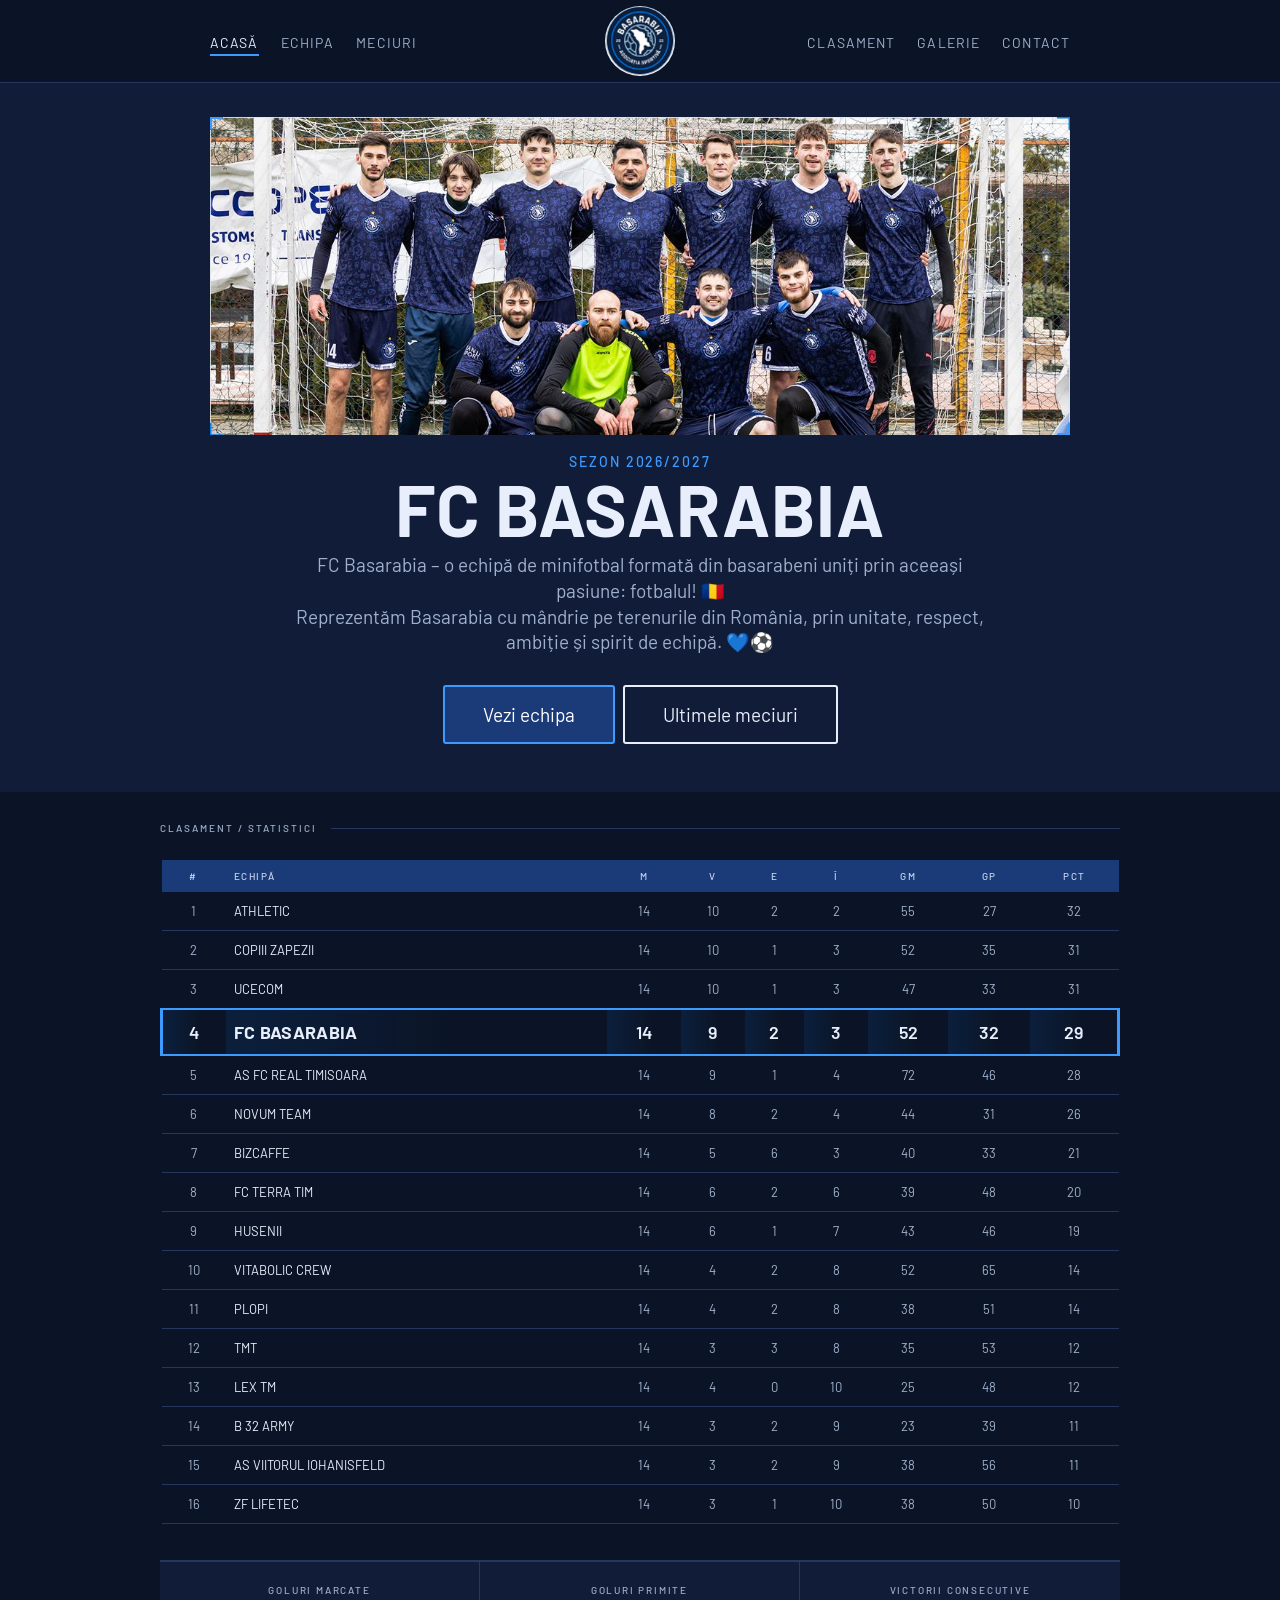
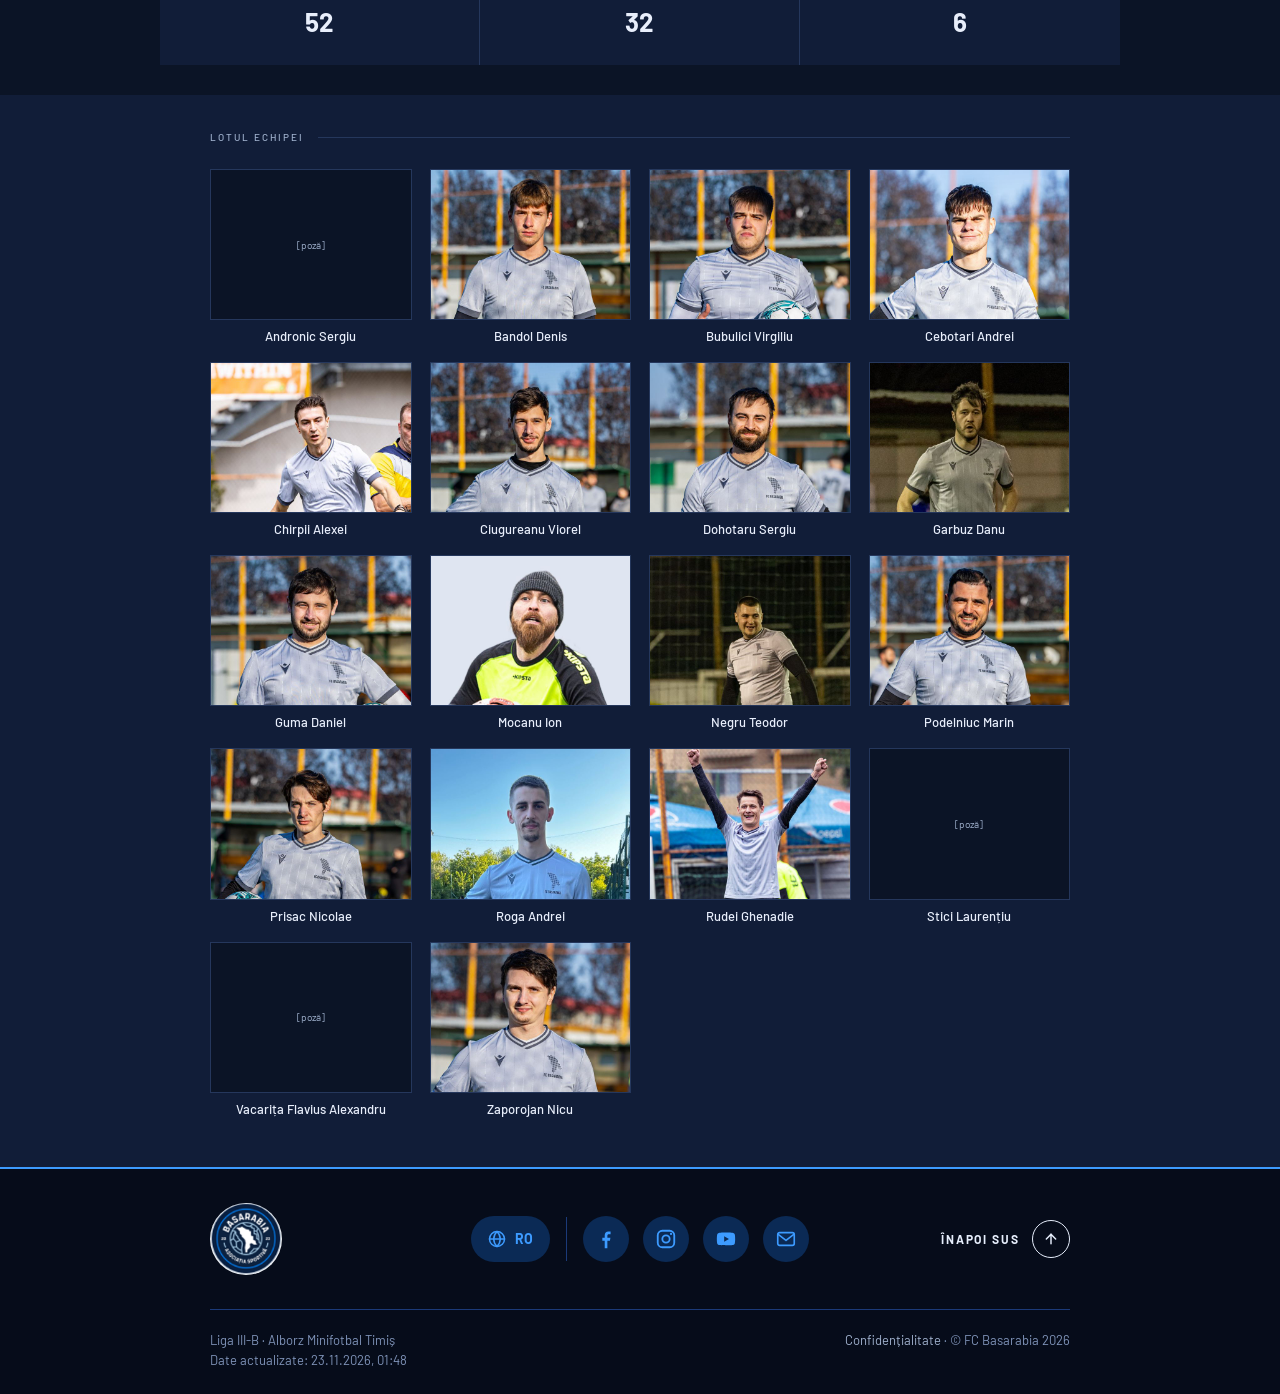
<file: index.html>
<!DOCTYPE html>
<html lang="ro">
<head>
<meta charset="utf-8">
<meta name="viewport" content="width=device-width, initial-scale=1, viewport-fit=cover">
<title>FC Basarabia</title>
<link href="https://fonts.googleapis.com/css2?family=Barlow:wght@400;500;600;700&display=swap" rel="stylesheet">
<link rel="stylesheet" href="style.css">
</head>
<body>
<header><div class="wrap">
<nav class="l" aria-label="Meniu principal" data-ta="aria.main"><a data-n="home" href="#/" data-t="nav.home">Acasă</a><a data-n="echipa" href="#/echipa" data-t="nav.team">Echipa</a><a data-n="meciuri" href="#/meciuri" data-t="nav.matches">Meciuri</a></nav>
<a class="brand" href="#/" aria-label="FC Basarabia, pagina Acasă" data-ta="aria.brand"><img src="img/logo.png" alt="Sigla FC Basarabia" data-talt="alt.logo"></a>
<nav class="r" aria-label="Meniu secundar" data-ta="aria.second"><a data-n="clasament" href="#/clasament" data-t="nav.standings">Clasament</a><a data-n="galerie" href="#/galerie" data-t="nav.gallery">Galerie</a><a data-n="contact" href="#/contact" data-t="nav.contact">Contact</a></nav>
</div></header>

<section class="hero" data-p="home"><div class="wrap">
<div class="photo"><img src="img/hero.jpg" alt="Echipa FC Basarabia, poză de grup" data-talt="alt.hero"></div>
<p class="season" data-t="hero.season">SEZON 2026/2027</p>
<h1>FC Basarabia</h1>
<p class="lead" data-t="hero.lead">FC Basarabia – o echipă de minifotbal formată din basarabeni uniți prin aceeași pasiune: fotbalul! 🇷🇴<br>Reprezentăm Basarabia cu mândrie pe terenurile din România, prin unitate, respect, ambiție și spirit de echipă. 💙⚽</p>
<a class="btn p" href="#/echipa" data-t="btn.team">Vezi echipa</a><a class="btn s" href="#/meciuri" data-t="btn.matches">Ultimele meciuri</a>
</div></section>

<section class="sec" data-p="home clasament"><div class="wrap" style="max-width:1000px">
<div class="lab" data-t="lab.standings">Clasament / Statistici</div>
<div class="scroll"><table><thead><tr><th>#</th><th data-t="th.team">ECHIPĂ</th><th data-t="th.m">M</th><th data-t="th.v">V</th><th data-t="th.e">E</th><th data-t="th.i">Î</th><th data-t="th.gm">GM</th><th data-t="th.gp">GP</th><th data-t="th.pct">PCT</th></tr></thead><tbody id="tb"></tbody></table></div>
<div class="stats"><div><small data-t="stat.gm">GOLURI MARCATE</small><b id="s-gm">—</b></div><div><small data-t="stat.gp">GOLURI PRIMITE</small><b id="s-gp">—</b></div><div><small data-t="stat.vc">VICTORII CONSECUTIVE</small><b id="s-vc">—</b></div></div>
</div></section>

<section class="sec matches" data-p="meciuri"><div class="wrap" style="max-width:1000px">
<div class="lab" data-t="lab.matches">Meciuri / Sezon 2026/2027</div>
<div id="ml"></div>
</div></section>

<section class="squad" data-p="home"><div class="wrap">
<div class="lab" data-t="lab.squad">Lotul echipei</div>
<div class="grid" id="gr"></div>
</div></section>

<section class="squad" data-p="echipa"><div class="wrap">
<div class="lab" data-t="lab.squad">Lotul echipei</div>
<p class="info" id="ti"></p>
<div id="gp"></div>
</div></section>

<section class="sec" data-p="galerie"><div class="wrap" style="max-width:1000px"><div class="lab" data-t="lab.gallery">Galerie foto</div><div class="gal" id="gl"></div></div></section>

<section class="sec contact" data-p="contact"><div class="wrap">
<div class="photo cph"><img src="img/contact.jpg" alt="Echipa FC Basarabia" data-talt="alt.contact"></div>
<div class="lab" data-t="lab.contact">Contact</div>
<h2 data-t="contact.h">Hai în echipă, hai la meci</h2>
<p data-t="contact.p">Ne găsești pe rețelele sociale. Scrie-ne dacă vrei un meci amical, o colaborare sau doar să ne susții la următorul meci din Liga III-B.</p>
<div class="cg"><a class="cc" href="https://www.facebook.com/fcbasarabia" target="_blank" rel="noopener"><span class="ci"><svg viewBox="0 0 24 24" width="26" height="26" fill="currentColor" aria-hidden="true"><path d="M13.5 22v-8.2h2.8l.5-3.3h-3.3V8.4c0-.9.3-1.6 1.7-1.6H17V3.9c-.3 0-1.3-.1-2.4-.1-2.4 0-4 1.5-4 4.1v2.6H8v3.3h2.6V22h2.9z"/></svg></span><b>Facebook</b><span>/fcbasarabia</span></a><a class="cc" href="https://www.instagram.com/fc__basarabia" target="_blank" rel="noopener"><span class="ci"><svg viewBox="0 0 24 24" width="26" height="26" fill="none" stroke="currentColor" stroke-width="2" aria-hidden="true"><rect x="3" y="3" width="18" height="18" rx="5"/><circle cx="12" cy="12" r="4"/><circle cx="17.5" cy="6.5" r="1.2" fill="currentColor" stroke="none"/></svg></span><b>Instagram</b><span>@fc__basarabia</span></a><a class="cc" href="https://www.youtube.com/@FCBASARABIA" target="_blank" rel="noopener"><span class="ci"><svg viewBox="0 0 24 24" width="26" height="26" fill="currentColor" aria-hidden="true"><path d="M21.6 7.2a2.5 2.5 0 0 0-1.8-1.8C18.2 5 12 5 12 5s-6.2 0-7.8.4A2.5 2.5 0 0 0 2.4 7.2C2 8.8 2 12 2 12s0 3.2.4 4.8a2.5 2.5 0 0 0 1.8 1.8C5.8 19 12 19 12 19s6.2 0 7.8-.4a2.5 2.5 0 0 0 1.8-1.8c.4-1.6.4-4.8.4-4.8s0-3.2-.4-4.8zM10 15V9l5.2 3L10 15z"/></svg></span><b>YouTube</b><span>@FCBASARABIA</span></a></div><a class="fanband" href="https://chat.whatsapp.com/IPc7jmt2gsEHcmtbvJUh1o" target="_blank" rel="noopener"><span class="ci"><svg viewBox="0 0 24 24" width="26" height="26" fill="none" stroke="currentColor" stroke-width="1.8" stroke-linecap="round" stroke-linejoin="round" aria-hidden="true"><path d="M3 10.5v3a1 1 0 0 0 1 1h2.5l8 4.5V5l-8 4.5H4a1 1 0 0 0-1 1z"/><path d="M7.5 14.5l1.2 5h2.6l-1-4.6"/><path d="M18 9.5a3.8 3.8 0 0 1 0 5"/><path d="M20.5 7a7.5 7.5 0 0 1 0 10"/></svg></span><span class="fb-t"><b data-t="fan.h">Fii parte din familia FC Basarabia</b><span data-t="fan.p">Intră în grup, votează favoritul din joc și vino să ne susții pe teren.</span></span><span class="fb-go"><span data-t="fan.b">Vreau în grup</span> <span aria-hidden="true">→</span></span></a>
</div></section>

<section class="sec legal" data-p="confidentialitate"><div class="wrap">
<div class="lab" data-t="priv.lab">Confidențialitate</div>
<h2 data-t="priv.h">Politica de confidențialitate</h2>
<p class="lead" data-t="priv.upd">Ultima actualizare: 14 octombrie 2026</p>
<h3 data-t="priv.h1">Cine suntem</h3>
<p data-t="priv.p1">Acest site aparține echipei de minifotbal FC Basarabia (Liga III-B, Alborz Minifotbal Timiș) și are rol informativ: prezintă lotul, meciurile, clasamentul și imagini ale echipei.</p>
<h3 data-t="priv.h2">Ce date publicăm</h3>
<p data-t="priv.p2">Pe site apar numele jucătorilor și ale staff-ului, pozele acestora, pozițiile pe teren și golurile marcate. Datele sportive (clasament, program, rezultate) provin din paginile publice ale ligii, alborzminifotbal.ro. Pozele și numele sunt publicate cu acordul persoanelor respective.</p>
<h3 data-t="priv.h3">Ce date NU colectăm</h3>
<p data-t="priv.p3">Site-ul nu are conturi, formulare, comentarii sau newsletter. Nu folosim instrumente de analiză a vizitelor, reclame sau cookies proprii și nu colectăm date personale ale vizitatorilor.</p>
<h3 data-t="priv.h4">Servicii externe</h3>
<p data-t="priv.p4">Fonturile site-ului se încarcă de la Google Fonts, iar pagina este găzduită pe GitHub Pages. Când deschizi site-ul, aceste servicii pot primi adresa ta IP și date tehnice ale browserului, conform politicilor proprii. Linkurile către Facebook, Instagram, YouTube și WhatsApp te duc pe platforme externe, cu propriile reguli de confidențialitate.</p>
<h3 data-t="priv.h5">Drepturile tale</h3>
<p data-t="priv.p5">Dacă apari pe site și vrei să îți fie modificate sau șterse numele ori pozele, ne poți scrie la fcbasarabia@gmail.com sau printr-un mesaj pe paginile noastre de <a href="https://www.facebook.com/fcbasarabia" target="_blank" rel="noopener">Facebook</a> sau <a href="https://www.instagram.com/fc__basarabia" target="_blank" rel="noopener">Instagram</a>. Rezolvăm cererea cât mai repede.</p>
</div></section>

<div class="mo" id="mo" role="dialog" aria-modal="true" aria-labelledby="mn"><div class="bx"><div class="ph" id="mph">[poză]</div><h2 id="mn"></h2><p id="mp"></p><dl><dt data-t="modal.goals">Goluri marcate</dt><dd id="mg"></dd></dl><button id="mc" data-t="modal.close">Închide</button></div></div>
<div class="lb" id="lb" role="dialog" aria-modal="true" aria-label="Galerie foto" data-ta="aria.gallery"><button id="lbx" aria-label="Închide" data-ta="modal.close">×</button><button id="lbp" aria-label="Poza anterioară" data-ta="aria.prev">‹</button><img id="lbi" alt=""><button id="lbn" aria-label="Poza următoare" data-ta="aria.next">›</button></div>
<footer class="ft"><div class="wrap"><div class="ft-row"><a class="ft-logo" href="#/" aria-label="Acasă"><img src="img/logo.png" alt="FC Basarabia" width="96" height="96"></a><div class="ft-soc"><div class="lang" id="lang"><button type="button" class="lang-b" id="lang-b" aria-haspopup="true" aria-expanded="false" aria-label="Limba" data-ta="ft.lang"><svg viewBox="0 0 24 24" width="20" height="20" fill="none" stroke="currentColor" stroke-width="1.8" stroke-linecap="round" stroke-linejoin="round" aria-hidden="true"><circle cx="12" cy="12" r="9"/><path d="M3 12h18"/><path d="M12 3c2.6 2.7 3.9 5.7 3.9 9s-1.3 6.3-3.9 9c-2.6-2.7-3.9-5.7-3.9-9S9.4 5.7 12 3z"/></svg><span id="lang-c">RO</span></button><ul class="lang-m" id="lang-m" hidden><li><button type="button" data-l="ro">Română</button></li><li><button type="button" data-l="en">English</button></li><li><button type="button" data-l="ru">Русский</button></li></ul></div><span class="lang-sep" aria-hidden="true"></span><a href="https://www.facebook.com/fcbasarabia" target="_blank" rel="noopener" aria-label="Facebook"><svg viewBox="0 0 24 24" width="22" height="22" fill="currentColor" aria-hidden="true"><path d="M13.5 22v-8.2h2.8l.5-3.3h-3.3V8.4c0-.9.3-1.6 1.7-1.6H17V3.9c-.3 0-1.3-.1-2.4-.1-2.4 0-4 1.5-4 4.1v2.6H8v3.3h2.6V22h2.9z"/></svg></a><a href="https://www.instagram.com/fc__basarabia" target="_blank" rel="noopener" aria-label="Instagram"><svg viewBox="0 0 24 24" width="22" height="22" fill="none" stroke="currentColor" stroke-width="2" aria-hidden="true"><rect x="3" y="3" width="18" height="18" rx="5"/><circle cx="12" cy="12" r="4"/><circle cx="17.5" cy="6.5" r="1.2" fill="currentColor" stroke="none"/></svg></a><a href="https://www.youtube.com/@FCBASARABIA" target="_blank" rel="noopener" aria-label="YouTube"><svg viewBox="0 0 24 24" width="22" height="22" fill="currentColor" aria-hidden="true"><path d="M21.6 7.2a2.5 2.5 0 0 0-1.8-1.8C18.2 5 12 5 12 5s-6.2 0-7.8.4A2.5 2.5 0 0 0 2.4 7.2C2 8.8 2 12 2 12s0 3.2.4 4.8a2.5 2.5 0 0 0 1.8 1.8C5.8 19 12 19 12 19s6.2 0 7.8-.4a2.5 2.5 0 0 0 1.8-1.8c.4-1.6.4-4.8.4-4.8s0-3.2-.4-4.8zM10 15V9l5.2 3L10 15z"/></svg></a><a href="https://mail.google.com/mail/?view=cm&fs=1&to=fcbasarabia@gmail.com" target="_blank" rel="noopener" aria-label="fcbasarabia@gmail.com"><svg viewBox="0 0 24 24" width="22" height="22" fill="none" stroke="currentColor" stroke-width="1.8" stroke-linecap="round" stroke-linejoin="round" aria-hidden="true"><rect x="3" y="5" width="18" height="14" rx="2"/><path d="m3.5 7 8.5 6.5L20.5 7"/></svg></a></div><a class="ft-top" href="#/" onclick="window.scrollTo({top:0,behavior:'smooth'});return false"><span data-t="ft.top">Înapoi sus</span> <span class="ft-arr" aria-hidden="true"><svg viewBox="0 0 24 24" width="20" height="20" fill="none" stroke="currentColor" stroke-width="2.2" stroke-linecap="round" stroke-linejoin="round" aria-hidden="true"><path d="M12 19V5"/><path d="m5 12 7-7 7 7"/></svg></span></a></div><div class="ft-bot"><span>Liga III-B · Alborz Minifotbal Timiș<span id="upd"></span></span><span><a href="#/confidentialitate" data-t="ft.priv">Confidențialitate</a> · © FC Basarabia 2026</span></div></div></footer>
<script src="data.js"></script>
<script src="script.js"></script>
</body>
</html>
</file>
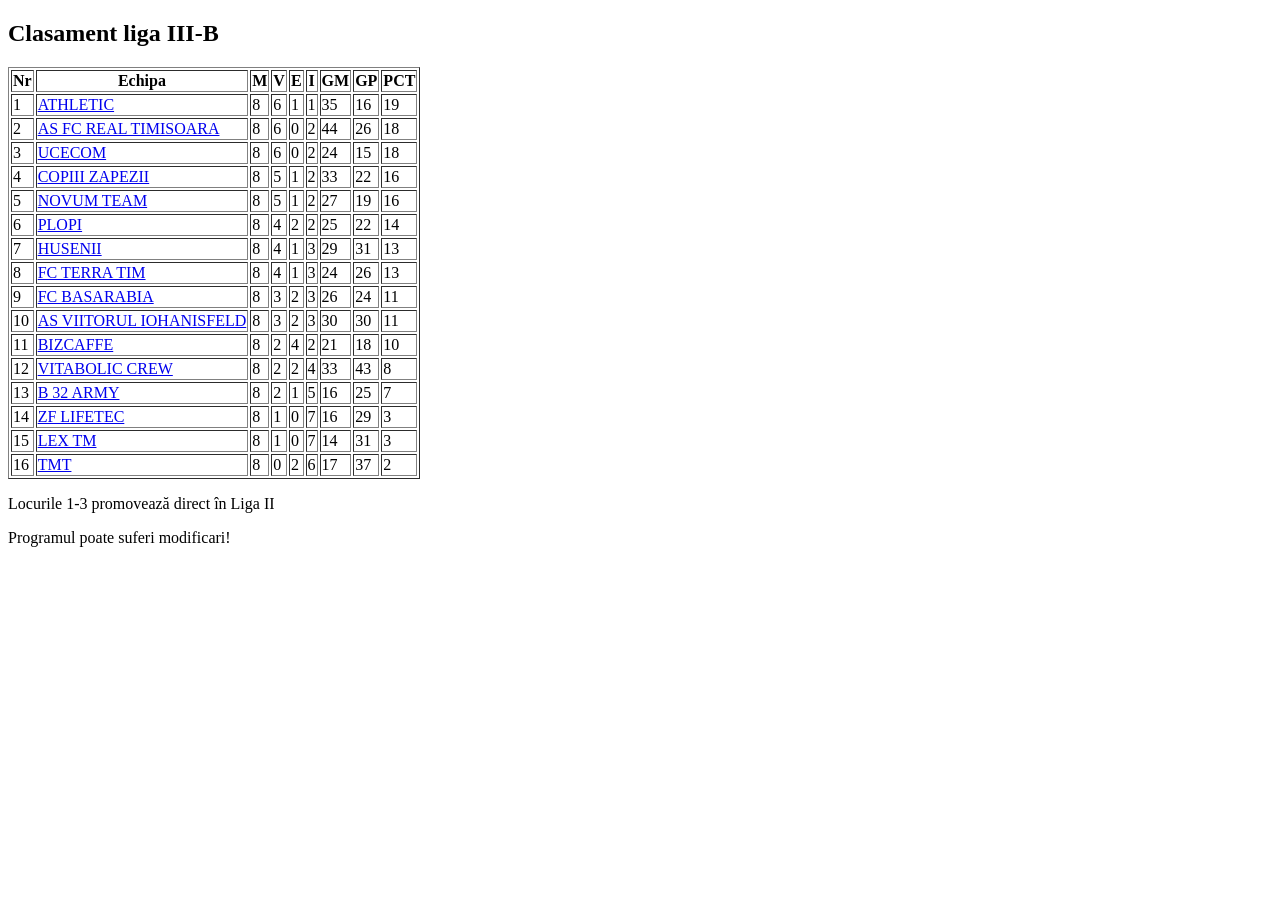
<file: tests/fixtures/clasament.html>
<!DOCTYPE html><html lang="ro"><head><meta charset="utf-8"><title>Clasament liga III-B</title></head><body><div id="main"><h2>Clasament liga III-B</h2><table border="1"><tr><th>Nr</th><th>Echipa</th><th>M</th><th>V</th><th>E</th><th>I</th><th>GM</th><th>GP</th><th>PCT</th></tr><tr><td>1</td><td><a href="echipe-athletic.html">ATHLETIC</a></td><td>8</td><td>6</td><td>1</td><td>1</td><td>35</td><td>16</td><td>19</td></tr><tr><td>2</td><td><a href="echipe-as-fc-real-timisoara.html">AS FC REAL TIMISOARA</a></td><td>8</td><td>6</td><td>0</td><td>2</td><td>44</td><td>26</td><td>18</td></tr><tr><td>3</td><td><a href="echipe-ucecom.html">UCECOM</a></td><td>8</td><td>6</td><td>0</td><td>2</td><td>24</td><td>15</td><td>18</td></tr><tr><td>4</td><td><a href="echipe-copiii-zapezii.html">COPIII ZAPEZII</a></td><td>8</td><td>5</td><td>1</td><td>2</td><td>33</td><td>22</td><td>16</td></tr><tr><td>5</td><td><a href="echipe-novum-team.html">NOVUM TEAM</a></td><td>8</td><td>5</td><td>1</td><td>2</td><td>27</td><td>19</td><td>16</td></tr><tr><td>6</td><td><a href="echipe-plopi.html">PLOPI</a></td><td>8</td><td>4</td><td>2</td><td>2</td><td>25</td><td>22</td><td>14</td></tr><tr><td>7</td><td><a href="echipe-husenii.html">HUSENII</a></td><td>8</td><td>4</td><td>1</td><td>3</td><td>29</td><td>31</td><td>13</td></tr><tr><td>8</td><td><a href="echipe-fc-terra-tim.html">FC TERRA TIM</a></td><td>8</td><td>4</td><td>1</td><td>3</td><td>24</td><td>26</td><td>13</td></tr><tr><td>9</td><td><a href="echipe-fc-basarabia.html">FC BASARABIA</a></td><td>8</td><td>3</td><td>2</td><td>3</td><td>26</td><td>24</td><td>11</td></tr><tr><td>10</td><td><a href="echipe-as-viitorul-iohanisfeld.html">AS VIITORUL IOHANISFELD</a></td><td>8</td><td>3</td><td>2</td><td>3</td><td>30</td><td>30</td><td>11</td></tr><tr><td>11</td><td><a href="echipe-bizcaffe.html">BIZCAFFE</a></td><td>8</td><td>2</td><td>4</td><td>2</td><td>21</td><td>18</td><td>10</td></tr><tr><td>12</td><td><a href="echipe-vitabolic-crew.html">VITABOLIC CREW</a></td><td>8</td><td>2</td><td>2</td><td>4</td><td>33</td><td>43</td><td>8</td></tr><tr><td>13</td><td><a href="echipe-b-32-army.html">B 32 ARMY</a></td><td>8</td><td>2</td><td>1</td><td>5</td><td>16</td><td>25</td><td>7</td></tr><tr><td>14</td><td><a href="echipe-zf-lifetec.html">ZF LIFETEC</a></td><td>8</td><td>1</td><td>0</td><td>7</td><td>16</td><td>29</td><td>3</td></tr><tr><td>15</td><td><a href="echipe-lex-tm.html">LEX TM</a></td><td>8</td><td>1</td><td>0</td><td>7</td><td>14</td><td>31</td><td>3</td></tr><tr><td>16</td><td><a href="echipe-tmt.html">TMT</a></td><td>8</td><td>0</td><td>2</td><td>6</td><td>17</td><td>37</td><td>2</td></tr></table><p>Locurile 1-3 promovează direct în Liga II</p></div><p>Programul poate suferi modificari!</p></body></html>
</file>
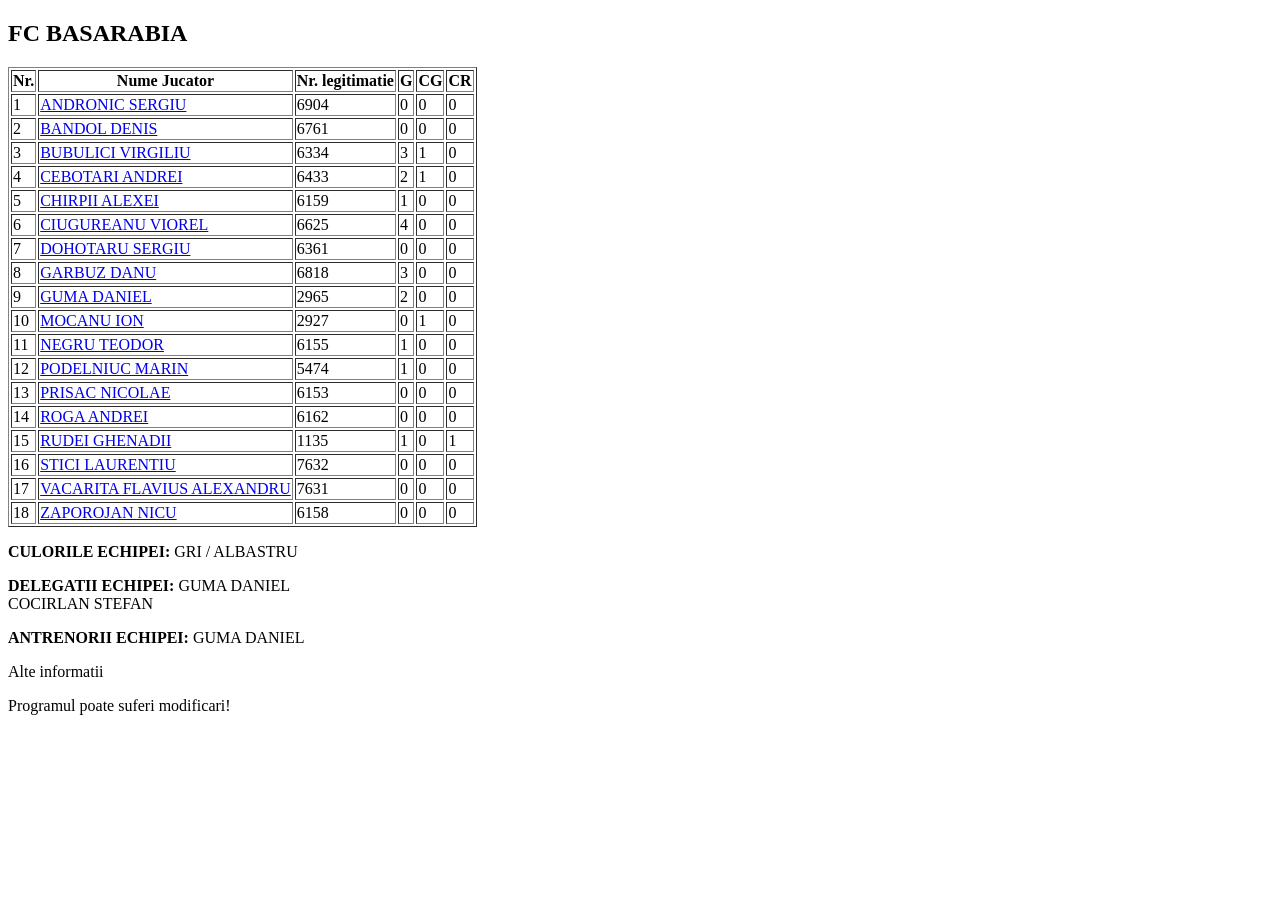
<file: tests/fixtures/lot.html>
<!DOCTYPE html><html lang="ro"><head><meta charset="utf-8"><title>Lot</title></head><body><div id="main"><h2>FC BASARABIA</h2><table border="1"><tr><th>Nr.</th><th>Nume Jucator</th><th>Nr. legitimatie</th><th>G</th><th>CG</th><th>CR</th></tr><tr><td>1</td><td><a href="detalii-jucator-andronic-sergiu.html">ANDRONIC SERGIU</a></td><td>6904</td><td>0</td><td>0</td><td>0</td></tr><tr><td>2</td><td><a href="detalii-jucator-bandol-denis.html">BANDOL DENIS</a></td><td>6761</td><td>0</td><td>0</td><td>0</td></tr><tr><td>3</td><td><a href="detalii-jucator-bubulici-virgiliu.html">BUBULICI VIRGILIU</a></td><td>6334</td><td>3</td><td>1</td><td>0</td></tr><tr><td>4</td><td><a href="detalii-jucator-cebotari-andrei.html">CEBOTARI ANDREI</a></td><td>6433</td><td>2</td><td>1</td><td>0</td></tr><tr><td>5</td><td><a href="detalii-jucator-chirpii-alexei.html">CHIRPII ALEXEI</a></td><td>6159</td><td>1</td><td>0</td><td>0</td></tr><tr><td>6</td><td><a href="detalii-jucator-ciugureanu-viorel.html">CIUGUREANU VIOREL</a></td><td>6625</td><td>4</td><td>0</td><td>0</td></tr><tr><td>7</td><td><a href="detalii-jucator-dohotaru-sergiu.html">DOHOTARU SERGIU</a></td><td>6361</td><td>0</td><td>0</td><td>0</td></tr><tr><td>8</td><td><a href="detalii-jucator-garbuz-danu.html">GARBUZ DANU</a></td><td>6818</td><td>3</td><td>0</td><td>0</td></tr><tr><td>9</td><td><a href="detalii-jucator-guma-daniel.html">GUMA DANIEL</a></td><td>2965</td><td>2</td><td>0</td><td>0</td></tr><tr><td>10</td><td><a href="detalii-jucator-mocanu-ion.html">MOCANU ION</a></td><td>2927</td><td>0</td><td>1</td><td>0</td></tr><tr><td>11</td><td><a href="detalii-jucator-negru-teodor.html">NEGRU TEODOR</a></td><td>6155</td><td>1</td><td>0</td><td>0</td></tr><tr><td>12</td><td><a href="detalii-jucator-podelniuc-marin.html">PODELNIUC MARIN</a></td><td>5474</td><td>1</td><td>0</td><td>0</td></tr><tr><td>13</td><td><a href="detalii-jucator-prisac-nicolae.html">PRISAC NICOLAE</a></td><td>6153</td><td>0</td><td>0</td><td>0</td></tr><tr><td>14</td><td><a href="detalii-jucator-roga-andrei.html">ROGA ANDREI</a></td><td>6162</td><td>0</td><td>0</td><td>0</td></tr><tr><td>15</td><td><a href="detalii-jucator-rudei-ghenadii.html">RUDEI GHENADII</a></td><td>1135</td><td>1</td><td>0</td><td>1</td></tr><tr><td>16</td><td><a href="detalii-jucator-stici-laurentiu.html">STICI LAURENTIU</a></td><td>7632</td><td>0</td><td>0</td><td>0</td></tr><tr><td>17</td><td><a href="detalii-jucator-vacarita-flavius-alexandru.html">VACARITA FLAVIUS ALEXANDRU</a></td><td>7631</td><td>0</td><td>0</td><td>0</td></tr><tr><td>18</td><td><a href="detalii-jucator-zaporojan-nicu.html">ZAPOROJAN NICU</a></td><td>6158</td><td>0</td><td>0</td><td>0</td></tr></table><p><b>CULORILE ECHIPEI:</b> GRI / ALBASTRU</p><p><b>DELEGATII ECHIPEI:</b> GUMA DANIEL<br>COCIRLAN STEFAN</p><p><b>ANTRENORII ECHIPEI:</b> GUMA DANIEL</p><p>Alte informatii</p></div><p>Programul poate suferi modificari!</p></body></html>
</file>
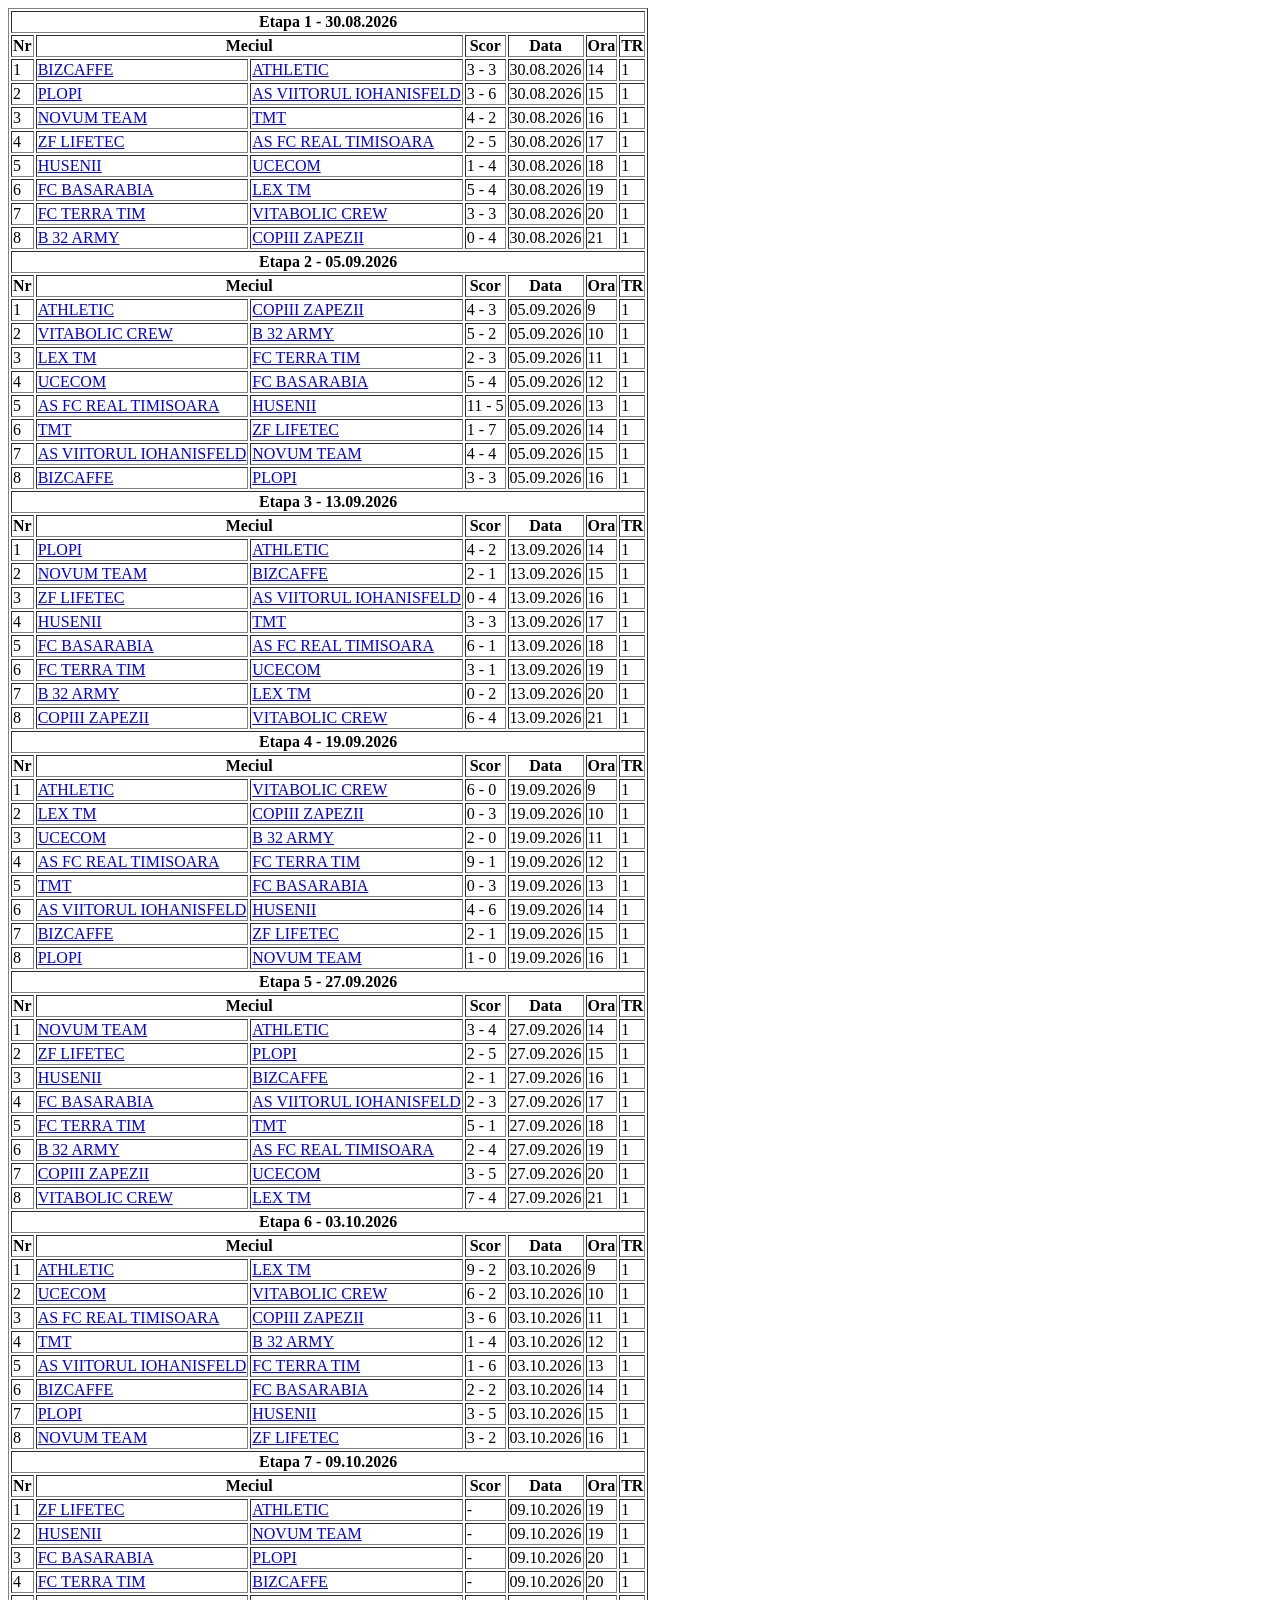
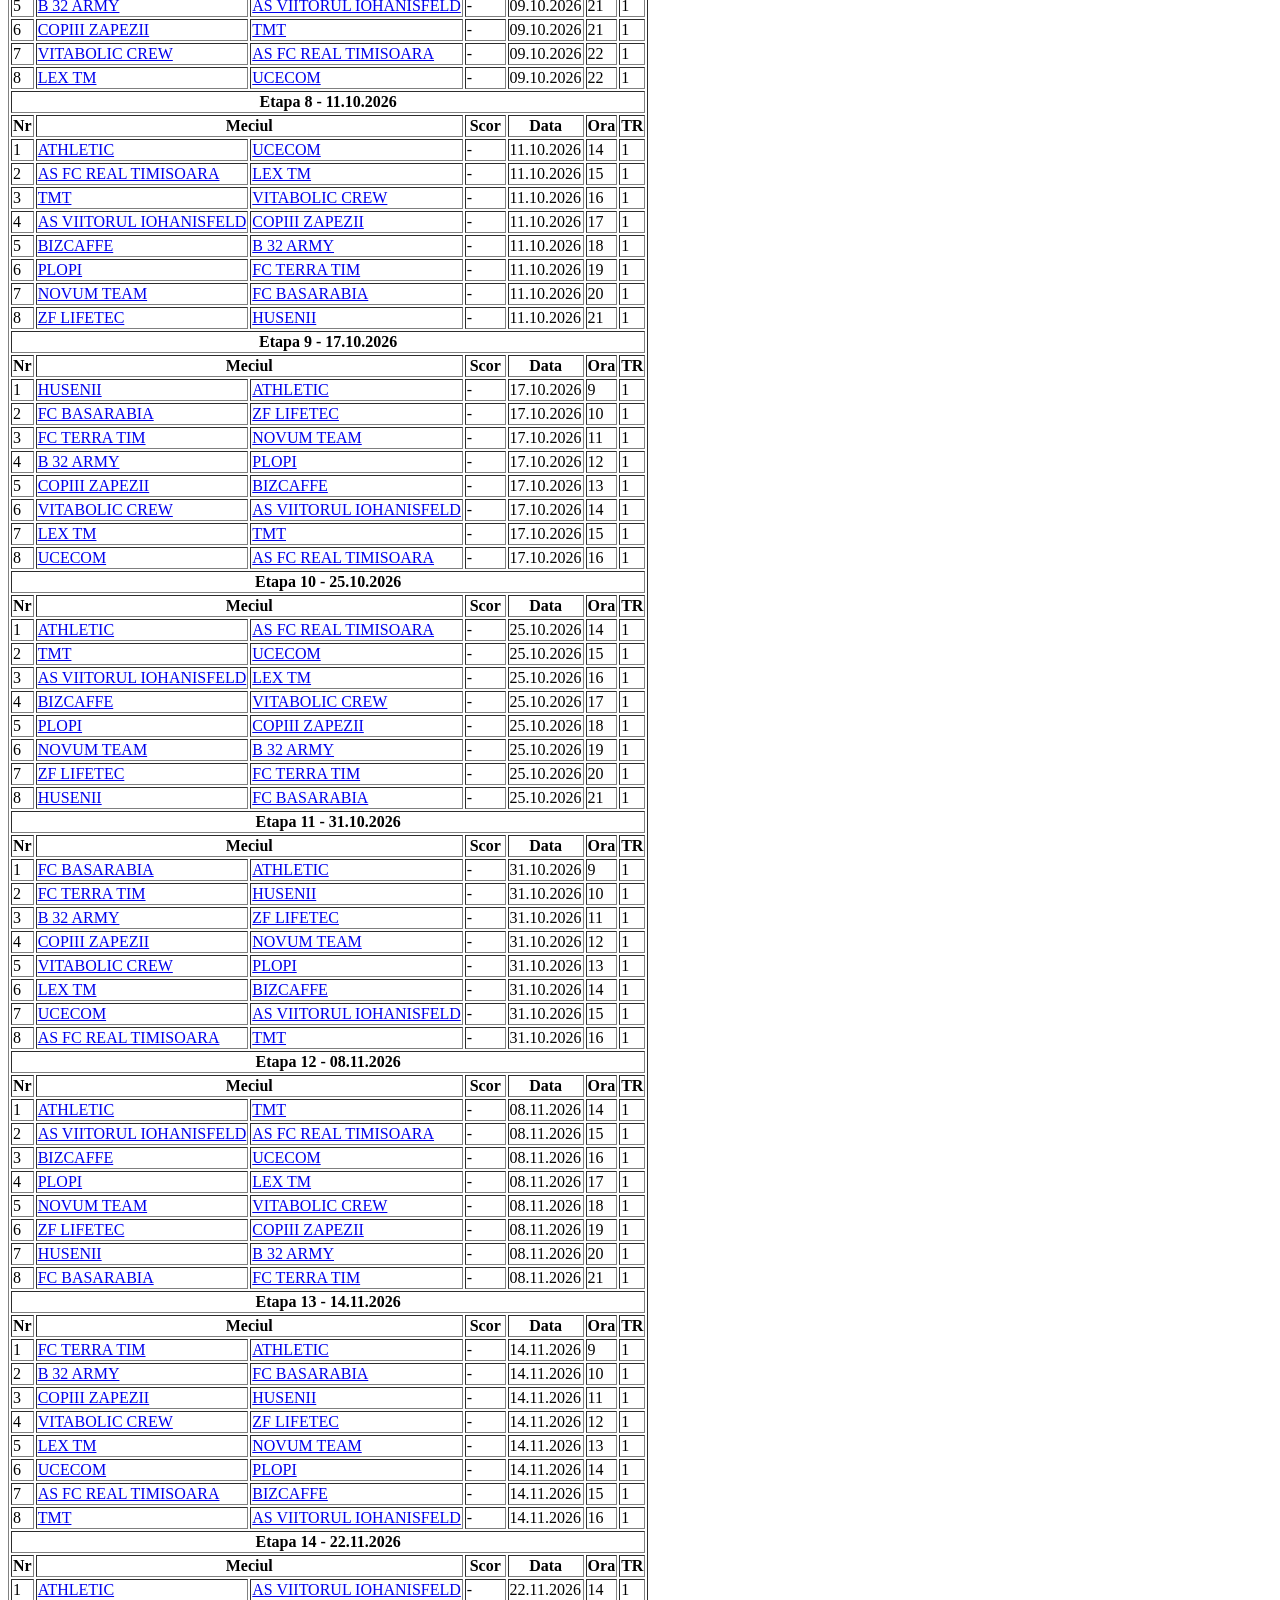
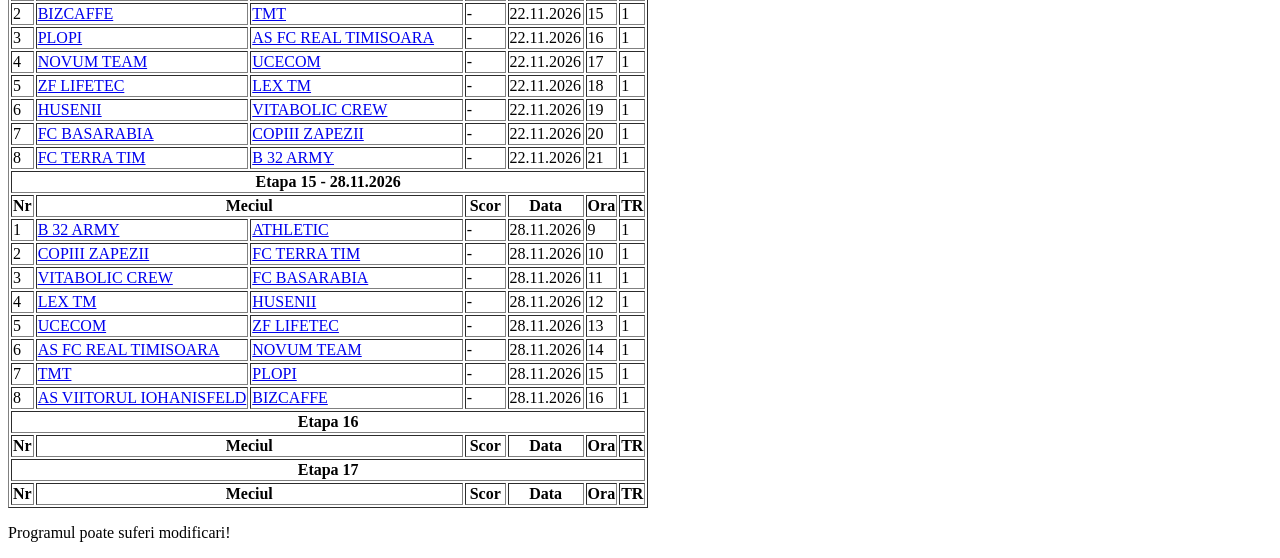
<file: tests/fixtures/program.html>
<!DOCTYPE html><html lang="ro"><head><meta charset="utf-8"><title>Program liga III-B</title></head><body><div id="main"><table border="1"><tr><th colspan="7">Etapa 1 - 30.08.2026</th></tr><tr><th>Nr</th><th colspan="2">Meciul</th><th>Scor</th><th>Data</th><th>Ora</th><th>TR</th></tr><tr><td>1</td><td><a href="#">BIZCAFFE</a></td><td><a href="#">ATHLETIC</a></td><td>3 - 3</td><td>30.08.2026</td><td>14</td><td>1</td></tr><tr><td>2</td><td><a href="#">PLOPI</a></td><td><a href="#">AS VIITORUL IOHANISFELD</a></td><td>3 - 6</td><td>30.08.2026</td><td>15</td><td>1</td></tr><tr><td>3</td><td><a href="#">NOVUM TEAM</a></td><td><a href="#">TMT</a></td><td>4 - 2</td><td>30.08.2026</td><td>16</td><td>1</td></tr><tr><td>4</td><td><a href="#">ZF LIFETEC</a></td><td><a href="#">AS FC REAL TIMISOARA</a></td><td>2 - 5</td><td>30.08.2026</td><td>17</td><td>1</td></tr><tr><td>5</td><td><a href="#">HUSENII</a></td><td><a href="#">UCECOM</a></td><td>1 - 4</td><td>30.08.2026</td><td>18</td><td>1</td></tr><tr><td>6</td><td><a href="#">FC BASARABIA</a></td><td><a href="#">LEX TM</a></td><td>5 - 4</td><td>30.08.2026</td><td>19</td><td>1</td></tr><tr><td>7</td><td><a href="#">FC TERRA TIM</a></td><td><a href="#">VITABOLIC CREW</a></td><td>3 - 3</td><td>30.08.2026</td><td>20</td><td>1</td></tr><tr><td>8</td><td><a href="#">B 32 ARMY</a></td><td><a href="#">COPIII ZAPEZII</a></td><td>0 - 4</td><td>30.08.2026</td><td>21</td><td>1</td></tr><tr><th colspan="7">Etapa 2 - 05.09.2026</th></tr><tr><th>Nr</th><th colspan="2">Meciul</th><th>Scor</th><th>Data</th><th>Ora</th><th>TR</th></tr><tr><td>1</td><td><a href="#">ATHLETIC</a></td><td><a href="#">COPIII ZAPEZII</a></td><td>4 - 3</td><td>05.09.2026</td><td>9</td><td>1</td></tr><tr><td>2</td><td><a href="#">VITABOLIC CREW</a></td><td><a href="#">B 32 ARMY</a></td><td>5 - 2</td><td>05.09.2026</td><td>10</td><td>1</td></tr><tr><td>3</td><td><a href="#">LEX TM</a></td><td><a href="#">FC TERRA TIM</a></td><td>2 - 3</td><td>05.09.2026</td><td>11</td><td>1</td></tr><tr><td>4</td><td><a href="#">UCECOM</a></td><td><a href="#">FC BASARABIA</a></td><td>5 - 4</td><td>05.09.2026</td><td>12</td><td>1</td></tr><tr><td>5</td><td><a href="#">AS FC REAL TIMISOARA</a></td><td><a href="#">HUSENII</a></td><td>11 - 5</td><td>05.09.2026</td><td>13</td><td>1</td></tr><tr><td>6</td><td><a href="#">TMT</a></td><td><a href="#">ZF LIFETEC</a></td><td>1 - 7</td><td>05.09.2026</td><td>14</td><td>1</td></tr><tr><td>7</td><td><a href="#">AS VIITORUL IOHANISFELD</a></td><td><a href="#">NOVUM TEAM</a></td><td>4 - 4</td><td>05.09.2026</td><td>15</td><td>1</td></tr><tr><td>8</td><td><a href="#">BIZCAFFE</a></td><td><a href="#">PLOPI</a></td><td>3 - 3</td><td>05.09.2026</td><td>16</td><td>1</td></tr><tr><th colspan="7">Etapa 3 - 13.09.2026</th></tr><tr><th>Nr</th><th colspan="2">Meciul</th><th>Scor</th><th>Data</th><th>Ora</th><th>TR</th></tr><tr><td>1</td><td><a href="#">PLOPI</a></td><td><a href="#">ATHLETIC</a></td><td>4 - 2</td><td>13.09.2026</td><td>14</td><td>1</td></tr><tr><td>2</td><td><a href="#">NOVUM TEAM</a></td><td><a href="#">BIZCAFFE</a></td><td>2 - 1</td><td>13.09.2026</td><td>15</td><td>1</td></tr><tr><td>3</td><td><a href="#">ZF LIFETEC</a></td><td><a href="#">AS VIITORUL IOHANISFELD</a></td><td>0 - 4</td><td>13.09.2026</td><td>16</td><td>1</td></tr><tr><td>4</td><td><a href="#">HUSENII</a></td><td><a href="#">TMT</a></td><td>3 - 3</td><td>13.09.2026</td><td>17</td><td>1</td></tr><tr><td>5</td><td><a href="#">FC BASARABIA</a></td><td><a href="#">AS FC REAL TIMISOARA</a></td><td>6 - 1</td><td>13.09.2026</td><td>18</td><td>1</td></tr><tr><td>6</td><td><a href="#">FC TERRA TIM</a></td><td><a href="#">UCECOM</a></td><td>3 - 1</td><td>13.09.2026</td><td>19</td><td>1</td></tr><tr><td>7</td><td><a href="#">B 32 ARMY</a></td><td><a href="#">LEX TM</a></td><td>0 - 2</td><td>13.09.2026</td><td>20</td><td>1</td></tr><tr><td>8</td><td><a href="#">COPIII ZAPEZII</a></td><td><a href="#">VITABOLIC CREW</a></td><td>6 - 4</td><td>13.09.2026</td><td>21</td><td>1</td></tr><tr><th colspan="7">Etapa 4 - 19.09.2026</th></tr><tr><th>Nr</th><th colspan="2">Meciul</th><th>Scor</th><th>Data</th><th>Ora</th><th>TR</th></tr><tr><td>1</td><td><a href="#">ATHLETIC</a></td><td><a href="#">VITABOLIC CREW</a></td><td>6 - 0</td><td>19.09.2026</td><td>9</td><td>1</td></tr><tr><td>2</td><td><a href="#">LEX TM</a></td><td><a href="#">COPIII ZAPEZII</a></td><td>0 - 3</td><td>19.09.2026</td><td>10</td><td>1</td></tr><tr><td>3</td><td><a href="#">UCECOM</a></td><td><a href="#">B 32 ARMY</a></td><td>2 - 0</td><td>19.09.2026</td><td>11</td><td>1</td></tr><tr><td>4</td><td><a href="#">AS FC REAL TIMISOARA</a></td><td><a href="#">FC TERRA TIM</a></td><td>9 - 1</td><td>19.09.2026</td><td>12</td><td>1</td></tr><tr><td>5</td><td><a href="#">TMT</a></td><td><a href="#">FC BASARABIA</a></td><td>0 - 3</td><td>19.09.2026</td><td>13</td><td>1</td></tr><tr><td>6</td><td><a href="#">AS VIITORUL IOHANISFELD</a></td><td><a href="#">HUSENII</a></td><td>4 - 6</td><td>19.09.2026</td><td>14</td><td>1</td></tr><tr><td>7</td><td><a href="#">BIZCAFFE</a></td><td><a href="#">ZF LIFETEC</a></td><td>2 - 1</td><td>19.09.2026</td><td>15</td><td>1</td></tr><tr><td>8</td><td><a href="#">PLOPI</a></td><td><a href="#">NOVUM TEAM</a></td><td>1 - 0</td><td>19.09.2026</td><td>16</td><td>1</td></tr><tr><th colspan="7">Etapa 5 - 27.09.2026</th></tr><tr><th>Nr</th><th colspan="2">Meciul</th><th>Scor</th><th>Data</th><th>Ora</th><th>TR</th></tr><tr><td>1</td><td><a href="#">NOVUM TEAM</a></td><td><a href="#">ATHLETIC</a></td><td>3 - 4</td><td>27.09.2026</td><td>14</td><td>1</td></tr><tr><td>2</td><td><a href="#">ZF LIFETEC</a></td><td><a href="#">PLOPI</a></td><td>2 - 5</td><td>27.09.2026</td><td>15</td><td>1</td></tr><tr><td>3</td><td><a href="#">HUSENII</a></td><td><a href="#">BIZCAFFE</a></td><td>2 - 1</td><td>27.09.2026</td><td>16</td><td>1</td></tr><tr><td>4</td><td><a href="#">FC BASARABIA</a></td><td><a href="#">AS VIITORUL IOHANISFELD</a></td><td>2 - 3</td><td>27.09.2026</td><td>17</td><td>1</td></tr><tr><td>5</td><td><a href="#">FC TERRA TIM</a></td><td><a href="#">TMT</a></td><td>5 - 1</td><td>27.09.2026</td><td>18</td><td>1</td></tr><tr><td>6</td><td><a href="#">B 32 ARMY</a></td><td><a href="#">AS FC REAL TIMISOARA</a></td><td>2 - 4</td><td>27.09.2026</td><td>19</td><td>1</td></tr><tr><td>7</td><td><a href="#">COPIII ZAPEZII</a></td><td><a href="#">UCECOM</a></td><td>3 - 5</td><td>27.09.2026</td><td>20</td><td>1</td></tr><tr><td>8</td><td><a href="#">VITABOLIC CREW</a></td><td><a href="#">LEX TM</a></td><td>7 - 4</td><td>27.09.2026</td><td>21</td><td>1</td></tr><tr><th colspan="7">Etapa 6 - 03.10.2026</th></tr><tr><th>Nr</th><th colspan="2">Meciul</th><th>Scor</th><th>Data</th><th>Ora</th><th>TR</th></tr><tr><td>1</td><td><a href="#">ATHLETIC</a></td><td><a href="#">LEX TM</a></td><td>9 - 2</td><td>03.10.2026</td><td>9</td><td>1</td></tr><tr><td>2</td><td><a href="#">UCECOM</a></td><td><a href="#">VITABOLIC CREW</a></td><td>6 - 2</td><td>03.10.2026</td><td>10</td><td>1</td></tr><tr><td>3</td><td><a href="#">AS FC REAL TIMISOARA</a></td><td><a href="#">COPIII ZAPEZII</a></td><td>3 - 6</td><td>03.10.2026</td><td>11</td><td>1</td></tr><tr><td>4</td><td><a href="#">TMT</a></td><td><a href="#">B 32 ARMY</a></td><td>1 - 4</td><td>03.10.2026</td><td>12</td><td>1</td></tr><tr><td>5</td><td><a href="#">AS VIITORUL IOHANISFELD</a></td><td><a href="#">FC TERRA TIM</a></td><td>1 - 6</td><td>03.10.2026</td><td>13</td><td>1</td></tr><tr><td>6</td><td><a href="#">BIZCAFFE</a></td><td><a href="#">FC BASARABIA</a></td><td>2 - 2</td><td>03.10.2026</td><td>14</td><td>1</td></tr><tr><td>7</td><td><a href="#">PLOPI</a></td><td><a href="#">HUSENII</a></td><td>3 - 5</td><td>03.10.2026</td><td>15</td><td>1</td></tr><tr><td>8</td><td><a href="#">NOVUM TEAM</a></td><td><a href="#">ZF LIFETEC</a></td><td>3 - 2</td><td>03.10.2026</td><td>16</td><td>1</td></tr><tr><th colspan="7">Etapa 7 - 09.10.2026</th></tr><tr><th>Nr</th><th colspan="2">Meciul</th><th>Scor</th><th>Data</th><th>Ora</th><th>TR</th></tr><tr><td>1</td><td><a href="#">ZF LIFETEC</a></td><td><a href="#">ATHLETIC</a></td><td>-</td><td>09.10.2026</td><td>19</td><td>1</td></tr><tr><td>2</td><td><a href="#">HUSENII</a></td><td><a href="#">NOVUM TEAM</a></td><td>-</td><td>09.10.2026</td><td>19</td><td>1</td></tr><tr><td>3</td><td><a href="#">FC BASARABIA</a></td><td><a href="#">PLOPI</a></td><td>-</td><td>09.10.2026</td><td>20</td><td>1</td></tr><tr><td>4</td><td><a href="#">FC TERRA TIM</a></td><td><a href="#">BIZCAFFE</a></td><td>-</td><td>09.10.2026</td><td>20</td><td>1</td></tr><tr><td>5</td><td><a href="#">B 32 ARMY</a></td><td><a href="#">AS VIITORUL IOHANISFELD</a></td><td>-</td><td>09.10.2026</td><td>21</td><td>1</td></tr><tr><td>6</td><td><a href="#">COPIII ZAPEZII</a></td><td><a href="#">TMT</a></td><td>-</td><td>09.10.2026</td><td>21</td><td>1</td></tr><tr><td>7</td><td><a href="#">VITABOLIC CREW</a></td><td><a href="#">AS FC REAL TIMISOARA</a></td><td>-</td><td>09.10.2026</td><td>22</td><td>1</td></tr><tr><td>8</td><td><a href="#">LEX TM</a></td><td><a href="#">UCECOM</a></td><td>-</td><td>09.10.2026</td><td>22</td><td>1</td></tr><tr><th colspan="7">Etapa 8 - 11.10.2026</th></tr><tr><th>Nr</th><th colspan="2">Meciul</th><th>Scor</th><th>Data</th><th>Ora</th><th>TR</th></tr><tr><td>1</td><td><a href="#">ATHLETIC</a></td><td><a href="#">UCECOM</a></td><td>-</td><td>11.10.2026</td><td>14</td><td>1</td></tr><tr><td>2</td><td><a href="#">AS FC REAL TIMISOARA</a></td><td><a href="#">LEX TM</a></td><td>-</td><td>11.10.2026</td><td>15</td><td>1</td></tr><tr><td>3</td><td><a href="#">TMT</a></td><td><a href="#">VITABOLIC CREW</a></td><td>-</td><td>11.10.2026</td><td>16</td><td>1</td></tr><tr><td>4</td><td><a href="#">AS VIITORUL IOHANISFELD</a></td><td><a href="#">COPIII ZAPEZII</a></td><td>-</td><td>11.10.2026</td><td>17</td><td>1</td></tr><tr><td>5</td><td><a href="#">BIZCAFFE</a></td><td><a href="#">B 32 ARMY</a></td><td>-</td><td>11.10.2026</td><td>18</td><td>1</td></tr><tr><td>6</td><td><a href="#">PLOPI</a></td><td><a href="#">FC TERRA TIM</a></td><td>-</td><td>11.10.2026</td><td>19</td><td>1</td></tr><tr><td>7</td><td><a href="#">NOVUM TEAM</a></td><td><a href="#">FC BASARABIA</a></td><td>-</td><td>11.10.2026</td><td>20</td><td>1</td></tr><tr><td>8</td><td><a href="#">ZF LIFETEC</a></td><td><a href="#">HUSENII</a></td><td>-</td><td>11.10.2026</td><td>21</td><td>1</td></tr><tr><th colspan="7">Etapa 9 - 17.10.2026</th></tr><tr><th>Nr</th><th colspan="2">Meciul</th><th>Scor</th><th>Data</th><th>Ora</th><th>TR</th></tr><tr><td>1</td><td><a href="#">HUSENII</a></td><td><a href="#">ATHLETIC</a></td><td>-</td><td>17.10.2026</td><td>9</td><td>1</td></tr><tr><td>2</td><td><a href="#">FC BASARABIA</a></td><td><a href="#">ZF LIFETEC</a></td><td>-</td><td>17.10.2026</td><td>10</td><td>1</td></tr><tr><td>3</td><td><a href="#">FC TERRA TIM</a></td><td><a href="#">NOVUM TEAM</a></td><td>-</td><td>17.10.2026</td><td>11</td><td>1</td></tr><tr><td>4</td><td><a href="#">B 32 ARMY</a></td><td><a href="#">PLOPI</a></td><td>-</td><td>17.10.2026</td><td>12</td><td>1</td></tr><tr><td>5</td><td><a href="#">COPIII ZAPEZII</a></td><td><a href="#">BIZCAFFE</a></td><td>-</td><td>17.10.2026</td><td>13</td><td>1</td></tr><tr><td>6</td><td><a href="#">VITABOLIC CREW</a></td><td><a href="#">AS VIITORUL IOHANISFELD</a></td><td>-</td><td>17.10.2026</td><td>14</td><td>1</td></tr><tr><td>7</td><td><a href="#">LEX TM</a></td><td><a href="#">TMT</a></td><td>-</td><td>17.10.2026</td><td>15</td><td>1</td></tr><tr><td>8</td><td><a href="#">UCECOM</a></td><td><a href="#">AS FC REAL TIMISOARA</a></td><td>-</td><td>17.10.2026</td><td>16</td><td>1</td></tr><tr><th colspan="7">Etapa 10 - 25.10.2026</th></tr><tr><th>Nr</th><th colspan="2">Meciul</th><th>Scor</th><th>Data</th><th>Ora</th><th>TR</th></tr><tr><td>1</td><td><a href="#">ATHLETIC</a></td><td><a href="#">AS FC REAL TIMISOARA</a></td><td>-</td><td>25.10.2026</td><td>14</td><td>1</td></tr><tr><td>2</td><td><a href="#">TMT</a></td><td><a href="#">UCECOM</a></td><td>-</td><td>25.10.2026</td><td>15</td><td>1</td></tr><tr><td>3</td><td><a href="#">AS VIITORUL IOHANISFELD</a></td><td><a href="#">LEX TM</a></td><td>-</td><td>25.10.2026</td><td>16</td><td>1</td></tr><tr><td>4</td><td><a href="#">BIZCAFFE</a></td><td><a href="#">VITABOLIC CREW</a></td><td>-</td><td>25.10.2026</td><td>17</td><td>1</td></tr><tr><td>5</td><td><a href="#">PLOPI</a></td><td><a href="#">COPIII ZAPEZII</a></td><td>-</td><td>25.10.2026</td><td>18</td><td>1</td></tr><tr><td>6</td><td><a href="#">NOVUM TEAM</a></td><td><a href="#">B 32 ARMY</a></td><td>-</td><td>25.10.2026</td><td>19</td><td>1</td></tr><tr><td>7</td><td><a href="#">ZF LIFETEC</a></td><td><a href="#">FC TERRA TIM</a></td><td>-</td><td>25.10.2026</td><td>20</td><td>1</td></tr><tr><td>8</td><td><a href="#">HUSENII</a></td><td><a href="#">FC BASARABIA</a></td><td>-</td><td>25.10.2026</td><td>21</td><td>1</td></tr><tr><th colspan="7">Etapa 11 - 31.10.2026</th></tr><tr><th>Nr</th><th colspan="2">Meciul</th><th>Scor</th><th>Data</th><th>Ora</th><th>TR</th></tr><tr><td>1</td><td><a href="#">FC BASARABIA</a></td><td><a href="#">ATHLETIC</a></td><td>-</td><td>31.10.2026</td><td>9</td><td>1</td></tr><tr><td>2</td><td><a href="#">FC TERRA TIM</a></td><td><a href="#">HUSENII</a></td><td>-</td><td>31.10.2026</td><td>10</td><td>1</td></tr><tr><td>3</td><td><a href="#">B 32 ARMY</a></td><td><a href="#">ZF LIFETEC</a></td><td>-</td><td>31.10.2026</td><td>11</td><td>1</td></tr><tr><td>4</td><td><a href="#">COPIII ZAPEZII</a></td><td><a href="#">NOVUM TEAM</a></td><td>-</td><td>31.10.2026</td><td>12</td><td>1</td></tr><tr><td>5</td><td><a href="#">VITABOLIC CREW</a></td><td><a href="#">PLOPI</a></td><td>-</td><td>31.10.2026</td><td>13</td><td>1</td></tr><tr><td>6</td><td><a href="#">LEX TM</a></td><td><a href="#">BIZCAFFE</a></td><td>-</td><td>31.10.2026</td><td>14</td><td>1</td></tr><tr><td>7</td><td><a href="#">UCECOM</a></td><td><a href="#">AS VIITORUL IOHANISFELD</a></td><td>-</td><td>31.10.2026</td><td>15</td><td>1</td></tr><tr><td>8</td><td><a href="#">AS FC REAL TIMISOARA</a></td><td><a href="#">TMT</a></td><td>-</td><td>31.10.2026</td><td>16</td><td>1</td></tr><tr><th colspan="7">Etapa 12 - 08.11.2026</th></tr><tr><th>Nr</th><th colspan="2">Meciul</th><th>Scor</th><th>Data</th><th>Ora</th><th>TR</th></tr><tr><td>1</td><td><a href="#">ATHLETIC</a></td><td><a href="#">TMT</a></td><td>-</td><td>08.11.2026</td><td>14</td><td>1</td></tr><tr><td>2</td><td><a href="#">AS VIITORUL IOHANISFELD</a></td><td><a href="#">AS FC REAL TIMISOARA</a></td><td>-</td><td>08.11.2026</td><td>15</td><td>1</td></tr><tr><td>3</td><td><a href="#">BIZCAFFE</a></td><td><a href="#">UCECOM</a></td><td>-</td><td>08.11.2026</td><td>16</td><td>1</td></tr><tr><td>4</td><td><a href="#">PLOPI</a></td><td><a href="#">LEX TM</a></td><td>-</td><td>08.11.2026</td><td>17</td><td>1</td></tr><tr><td>5</td><td><a href="#">NOVUM TEAM</a></td><td><a href="#">VITABOLIC CREW</a></td><td>-</td><td>08.11.2026</td><td>18</td><td>1</td></tr><tr><td>6</td><td><a href="#">ZF LIFETEC</a></td><td><a href="#">COPIII ZAPEZII</a></td><td>-</td><td>08.11.2026</td><td>19</td><td>1</td></tr><tr><td>7</td><td><a href="#">HUSENII</a></td><td><a href="#">B 32 ARMY</a></td><td>-</td><td>08.11.2026</td><td>20</td><td>1</td></tr><tr><td>8</td><td><a href="#">FC BASARABIA</a></td><td><a href="#">FC TERRA TIM</a></td><td>-</td><td>08.11.2026</td><td>21</td><td>1</td></tr><tr><th colspan="7">Etapa 13 - 14.11.2026</th></tr><tr><th>Nr</th><th colspan="2">Meciul</th><th>Scor</th><th>Data</th><th>Ora</th><th>TR</th></tr><tr><td>1</td><td><a href="#">FC TERRA TIM</a></td><td><a href="#">ATHLETIC</a></td><td>-</td><td>14.11.2026</td><td>9</td><td>1</td></tr><tr><td>2</td><td><a href="#">B 32 ARMY</a></td><td><a href="#">FC BASARABIA</a></td><td>-</td><td>14.11.2026</td><td>10</td><td>1</td></tr><tr><td>3</td><td><a href="#">COPIII ZAPEZII</a></td><td><a href="#">HUSENII</a></td><td>-</td><td>14.11.2026</td><td>11</td><td>1</td></tr><tr><td>4</td><td><a href="#">VITABOLIC CREW</a></td><td><a href="#">ZF LIFETEC</a></td><td>-</td><td>14.11.2026</td><td>12</td><td>1</td></tr><tr><td>5</td><td><a href="#">LEX TM</a></td><td><a href="#">NOVUM TEAM</a></td><td>-</td><td>14.11.2026</td><td>13</td><td>1</td></tr><tr><td>6</td><td><a href="#">UCECOM</a></td><td><a href="#">PLOPI</a></td><td>-</td><td>14.11.2026</td><td>14</td><td>1</td></tr><tr><td>7</td><td><a href="#">AS FC REAL TIMISOARA</a></td><td><a href="#">BIZCAFFE</a></td><td>-</td><td>14.11.2026</td><td>15</td><td>1</td></tr><tr><td>8</td><td><a href="#">TMT</a></td><td><a href="#">AS VIITORUL IOHANISFELD</a></td><td>-</td><td>14.11.2026</td><td>16</td><td>1</td></tr><tr><th colspan="7">Etapa 14 - 22.11.2026</th></tr><tr><th>Nr</th><th colspan="2">Meciul</th><th>Scor</th><th>Data</th><th>Ora</th><th>TR</th></tr><tr><td>1</td><td><a href="#">ATHLETIC</a></td><td><a href="#">AS VIITORUL IOHANISFELD</a></td><td>-</td><td>22.11.2026</td><td>14</td><td>1</td></tr><tr><td>2</td><td><a href="#">BIZCAFFE</a></td><td><a href="#">TMT</a></td><td>-</td><td>22.11.2026</td><td>15</td><td>1</td></tr><tr><td>3</td><td><a href="#">PLOPI</a></td><td><a href="#">AS FC REAL TIMISOARA</a></td><td>-</td><td>22.11.2026</td><td>16</td><td>1</td></tr><tr><td>4</td><td><a href="#">NOVUM TEAM</a></td><td><a href="#">UCECOM</a></td><td>-</td><td>22.11.2026</td><td>17</td><td>1</td></tr><tr><td>5</td><td><a href="#">ZF LIFETEC</a></td><td><a href="#">LEX TM</a></td><td>-</td><td>22.11.2026</td><td>18</td><td>1</td></tr><tr><td>6</td><td><a href="#">HUSENII</a></td><td><a href="#">VITABOLIC CREW</a></td><td>-</td><td>22.11.2026</td><td>19</td><td>1</td></tr><tr><td>7</td><td><a href="#">FC BASARABIA</a></td><td><a href="#">COPIII ZAPEZII</a></td><td>-</td><td>22.11.2026</td><td>20</td><td>1</td></tr><tr><td>8</td><td><a href="#">FC TERRA TIM</a></td><td><a href="#">B 32 ARMY</a></td><td>-</td><td>22.11.2026</td><td>21</td><td>1</td></tr><tr><th colspan="7">Etapa 15 - 28.11.2026</th></tr><tr><th>Nr</th><th colspan="2">Meciul</th><th>Scor</th><th>Data</th><th>Ora</th><th>TR</th></tr><tr><td>1</td><td><a href="#">B 32 ARMY</a></td><td><a href="#">ATHLETIC</a></td><td>-</td><td>28.11.2026</td><td>9</td><td>1</td></tr><tr><td>2</td><td><a href="#">COPIII ZAPEZII</a></td><td><a href="#">FC TERRA TIM</a></td><td>-</td><td>28.11.2026</td><td>10</td><td>1</td></tr><tr><td>3</td><td><a href="#">VITABOLIC CREW</a></td><td><a href="#">FC BASARABIA</a></td><td>-</td><td>28.11.2026</td><td>11</td><td>1</td></tr><tr><td>4</td><td><a href="#">LEX TM</a></td><td><a href="#">HUSENII</a></td><td>-</td><td>28.11.2026</td><td>12</td><td>1</td></tr><tr><td>5</td><td><a href="#">UCECOM</a></td><td><a href="#">ZF LIFETEC</a></td><td>-</td><td>28.11.2026</td><td>13</td><td>1</td></tr><tr><td>6</td><td><a href="#">AS FC REAL TIMISOARA</a></td><td><a href="#">NOVUM TEAM</a></td><td>-</td><td>28.11.2026</td><td>14</td><td>1</td></tr><tr><td>7</td><td><a href="#">TMT</a></td><td><a href="#">PLOPI</a></td><td>-</td><td>28.11.2026</td><td>15</td><td>1</td></tr><tr><td>8</td><td><a href="#">AS VIITORUL IOHANISFELD</a></td><td><a href="#">BIZCAFFE</a></td><td>-</td><td>28.11.2026</td><td>16</td><td>1</td></tr><tr><th colspan="7">Etapa 16</th></tr><tr><th>Nr</th><th colspan="2">Meciul</th><th>Scor</th><th>Data</th><th>Ora</th><th>TR</th></tr><tr><th colspan="7">Etapa 17</th></tr><tr><th>Nr</th><th colspan="2">Meciul</th><th>Scor</th><th>Data</th><th>Ora</th><th>TR</th></tr></table></div><p>Programul poate suferi modificari!</p></body></html>
</file>
<file: style.css>
:root{color-scheme:dark;--navy:#1b3a78;--blue:#3d9bff;--bg:#111d38;--card:#0b1426;--text:#e8eefb;--muted:#9fb0cc;--line:#25375c;box-sizing:border-box;padding-top:env(safe-area-inset-top,0px);padding-bottom:env(safe-area-inset-bottom,0px)}
*{box-sizing:border-box}html{scroll-behavior:smooth;scroll-padding-top:70px}
body{margin:0;font-family:Barlow,system-ui,sans-serif;background:var(--card);color:var(--text)}
.mono{font-family:'Barlow',sans-serif}
.wrap{max-width:900px;margin:0 auto;padding:0 20px}
.top{background:var(--navy);color:#9db4e0;font:400 10px 'Barlow',sans-serif;letter-spacing:.2em;padding:6px 0;text-transform:uppercase}
header{position:sticky;top:0;background:var(--card);border-bottom:1px solid var(--line);z-index:5}
header .wrap{display:grid;grid-template-columns:1fr auto 1fr;align-items:center;min-height:62px;max-width:900px;padding-top:6px;padding-bottom:6px}
.brand{display:flex;align-items:center;gap:12px;font-weight:600;font-size:22px;color:var(--text);text-decoration:none}
.brand img{width:70px;height:70px;border-radius:50%;display:block}
nav a{font:400 14px 'Barlow',sans-serif;letter-spacing:.08em;text-transform:uppercase;color:var(--muted);text-decoration:none;margin-left:22px;padding-bottom:3px}
nav a:hover,nav a.on{color:var(--text);border-bottom:2px solid var(--blue)}
.hero{background:var(--bg);padding:34px 0 44px;text-align:center}
.photo{position:relative;line-height:0}
.photo img{width:100%;height:auto;display:block}
.photo:before,.photo:after{content:"";position:absolute;width:10px;height:10px;border:2px solid var(--blue)}
.photo:before{top:0;left:0;border-right:0;border-bottom:0}.photo:after{bottom:0;right:0;border-left:0;border-top:0}
.season{font:500 14px 'Barlow',sans-serif;color:var(--blue);letter-spacing:.14em;margin:18px 0 0}
h1{font:700 72px/1 'Barlow',sans-serif;text-transform:uppercase;margin:2px 0 8px;letter-spacing:.01em}
.lead{font-size:19px;line-height:1.35;color:var(--muted);max-width:700px;margin:0 auto 26px}
.btn{display:inline-block;padding:16px 38px;font-size:19px;border-radius:3px;text-decoration:none;border:2px solid var(--navy);margin:4px}
.btn.p{background:var(--navy);color:#fff}.btn.s{color:var(--text);background:transparent;border-color:var(--text)}
.gal{columns:3;column-gap:12px}.gi{display:block;width:100%;margin:0 0 12px;padding:0;border:0;background:var(--bg);cursor:zoom-in;break-inside:avoid}.gi img{width:100%;display:block}.gi:hover img{opacity:.9}.gi:focus-visible{outline:2px solid var(--blue)}
.lb{position:fixed;inset:0;background:rgba(5,12,28,.92);display:none;align-items:center;justify-content:center;z-index:30;padding:16px}.lb.show{display:flex}.lb img{max-width:calc(100% - 120px);max-height:90vh;display:block}.lb button{background:rgba(255,255,255,.14);color:#fff;border:0;font-size:30px;width:48px;height:48px;border-radius:50%;cursor:pointer;position:absolute}#lbp{left:12px}#lbn{right:12px}#lbx{top:12px;right:12px}
@media(max-width:700px){.gal{columns:2}.lb img{max-width:100%}}
.sec{padding:30px 0}[data-p]{display:none}[data-p].show{display:block}
.lab{display:flex;align-items:center;gap:14px;font:500 10px 'Barlow',sans-serif;letter-spacing:.2em;text-transform:uppercase;color:var(--muted);margin-bottom:26px}
.lab:after{content:"";flex:1;height:1px;background:var(--line)}
.scroll{overflow-x:auto}
table{width:100%;border-collapse:collapse;min-width:560px}
th{background:var(--navy);color:#b8c8e8;font:500 10px 'Barlow',sans-serif;letter-spacing:.15em;padding:10px 8px;text-align:center}
th:nth-child(2),td:nth-child(2){text-align:left}
td{padding:11px 8px;border-bottom:1px solid var(--line);font-size:13px;text-align:center;color:var(--muted)}
td:nth-child(2){color:var(--text)}
tr.me td{background:linear-gradient(90deg,rgba(10,132,255,.1),transparent 60%);font-weight:600;color:var(--text)}
tr.me td{border-top:2px solid var(--blue);border-bottom:2px solid var(--blue)}tr.me td:first-child{border-left:3px solid var(--blue)}tr.me td:last-child{border-right:3px solid var(--blue)}
.stats{display:grid;grid-template-columns:repeat(3,1fr);margin-top:36px;background:var(--bg);border-top:2px solid var(--line)}
.stats div{padding:22px 10px 28px;text-align:center;border-right:1px solid var(--line)}.stats div:last-child{border:0}
.stats small{display:block;font:500 10px 'Barlow',sans-serif;letter-spacing:.18em;color:var(--muted);margin-bottom:10px}
.stats b{font-size:26px}
.matches{min-height:200px}
.m{display:grid;grid-template-columns:80px 1fr 64px;gap:12px;align-items:center;padding:13px 0;border-bottom:1px solid var(--line);font-size:15px}
.m small{font:400 11px/1.4 'Barlow',sans-serif;color:var(--muted)}
.m b{font-weight:600}.sc{text-align:center;font:500 15px 'Barlow',sans-serif;padding:5px 0;border-radius:3px;border:1px solid var(--line)}
.sc.V{background:var(--navy);color:#fff;border-color:var(--navy)}.sc.E{background:var(--bg)}.sc.I{color:#b3261e;border-color:#b3261e}
.sc.n{color:var(--muted);font-size:12px}
.sub{font:500 10px 'Barlow',sans-serif;letter-spacing:.18em;text-transform:uppercase;color:var(--muted);margin:26px 0 4px}
.empty{color:var(--muted);padding:20px 0}
.squad{background:var(--bg);padding:36px 0 50px}
.grid{display:grid;grid-template-columns:repeat(4,1fr);gap:18px}
.pl{text-align:center;font-size:12px}
.sub+.grid{margin-bottom:6px}.pl{display:block;width:100%;background:none;border:0;padding:0;font:inherit;color:inherit;cursor:pointer}.pl:hover div,.pl:focus-visible div{border-color:var(--blue)}.pl:focus-visible{outline:2px solid var(--blue);outline-offset:3px}.mo{position:fixed;inset:0;background:rgba(10,31,68,.6);display:none;align-items:center;justify-content:center;padding:20px;z-index:20}.mo.show{display:flex}.bx{background:var(--card);width:100%;max-width:360px;border-top:3px solid var(--blue);padding:20px}.bx .ph{aspect-ratio:1/.75;background:var(--bg);display:grid;place-items:center;color:var(--muted);font:400 11px "Barlow",sans-serif}.bx h2{font:700 34px/1 "Barlow",sans-serif;text-transform:uppercase;margin:16px 0 4px}.bx p{margin:0 0 14px;color:var(--muted);font-size:14px}.bx dl{display:grid;grid-template-columns:1fr auto;margin:0 0 16px;border-top:1px solid var(--line)}.bx dt,.bx dd{margin:0;padding:10px 0;border-bottom:1px solid var(--line);font-size:14px}.bx dd{font-weight:600}.bx button{width:100%;padding:12px;background:var(--navy);color:#fff;border:0;border-radius:3px;font:inherit;cursor:pointer}.pl b{display:block;font-weight:500;font-size:13px}.pl span{display:block;color:var(--muted);font:400 11px "Barlow",sans-serif;min-height:16px;margin-top:2px}.info{color:var(--muted);font-size:14px;line-height:1.7;margin:-8px 0 24px}.info b{color:var(--text);font-weight:500}.pl div img,.bx .ph img{width:100%;height:100%;object-fit:cover;display:block}.pl div{overflow:hidden;aspect-ratio:1/.75;background:var(--card);border:1px solid var(--line);display:grid;place-items:center;color:var(--muted);font:400 10px 'Barlow',sans-serif;margin-bottom:8px}
.contact h2{font:700 44px/1 "Barlow",sans-serif;text-transform:uppercase;margin:0 0 12px}.cg{display:grid;grid-template-columns:repeat(3,1fr);gap:16px;margin-top:28px}.cc{display:flex;flex-direction:column;gap:4px;padding:22px;background:var(--bg);border:1px solid var(--line);border-top:3px solid var(--navy);text-decoration:none;color:var(--text);transition:border-color .15s,transform .15s}.cc:hover,.cc:focus-visible{border-top-color:var(--blue);transform:translateY(-2px)}.cc b{font-weight:600;font-size:18px}.cc>span:last-child{color:var(--muted);font:400 13px "Barlow",sans-serif;overflow-wrap:anywhere}.ci{width:48px;height:48px;border-radius:50%;background:var(--navy);color:#fff;display:grid;place-items:center;margin-bottom:12px}@media(max-width:700px){.cg{grid-template-columns:1fr}}.contact p{color:var(--muted);line-height:1.6;max-width:560px}
.contact a{color:var(--blue)}
footer{background:var(--navy);color:#9db4e0;font:400 10px 'Barlow',sans-serif;border-top:2px solid var(--blue);padding:14px 0 calc(14px + env(safe-area-inset-bottom,0px))}
footer .wrap{display:flex;justify-content:space-between;flex-wrap:wrap;gap:8px}
footer a{color:#9db4e0;text-decoration:none;margin-left:10px}
a:focus-visible{outline:2px solid var(--blue);outline-offset:3px}
@media(max-width:700px){h1{font-size:52px}.lead{font-size:16px}.grid{grid-template-columns:repeat(2,1fr)}nav a{margin-left:12px;font-size:11px}.brand{font-size:17px}.brand img{width:34px;height:34px}.btn{padding:13px 24px;font-size:16px}}
nav.l{justify-self:start}nav.r{justify-self:end}nav.l a{margin:0 22px 0 0}nav.r a{margin:0 0 0 22px}.brand{justify-self:center}
@media(max-width:700px){header .wrap{grid-template-columns:1fr 1fr;grid-template-areas:"b b" "l r";row-gap:4px}.brand{grid-area:b}.brand img{width:56px;height:56px}nav.l{grid-area:l}nav.r{grid-area:r}nav.l a{margin:0 9px 0 0;font-size:11px;letter-spacing:.03em}nav.r a{margin:0 0 0 9px;font-size:11px;letter-spacing:.03em}header .wrap{padding-left:12px;padding-right:12px}}
.top,footer{background:#060c1a}.top,footer,footer a{color:#9fb0cc}.btn.p{border-color:var(--blue)}.sc.I{color:#ff7a70;border-color:#ff7a70}.cc{border-top-color:var(--navy)}.cc:hover,.cc:focus-visible{border-top-color:var(--blue)}th{color:#c7d6f2}.bx button{background:var(--blue);color:#06101f}.lb{background:rgba(2,6,16,.94)}
.sec.contact{padding:64px 0 90px;min-height:calc(100vh - 190px)}.contact h2{font-size:64px;margin-bottom:18px}.contact p{font-size:18px;max-width:720px}.cg{gap:24px;margin-top:44px}.cc{padding:40px 28px;gap:6px}.ci{margin-bottom:12px}.cc b{font-size:26px}.cc>span:last-child{font-size:16px}@media(max-width:700px){.sec.contact{padding:40px 0 60px;min-height:0}.contact h2{font-size:40px}.contact p{font-size:16px}.cg{margin-top:28px;gap:16px}.cc{padding:28px 22px}}
tr.me td{font-size:1.12em}tr.me td:nth-child(2){text-transform:uppercase;font-weight:700;letter-spacing:.02em}
footer.ft{padding:56px 0 calc(40px + env(safe-area-inset-bottom,0px));border-top:2px solid var(--blue);background:#060c1a}footer.ft .wrap{display:flex;flex-direction:column;align-items:center;gap:28px;text-align:center}footer.ft a{margin:0}.ft-top{align-self:flex-end;font:600 12px 'Barlow',sans-serif;letter-spacing:.14em;text-transform:uppercase;color:#c7d6f2}.ft-top:hover{color:var(--blue)}.ft-logo img{border-radius:50%;display:block;width:96px;height:96px;object-fit:contain}.ft-soc{display:flex;gap:14px}.ft-soc a{width:46px;height:46px;border-radius:50%;border:1px solid var(--navy);display:grid;place-items:center;color:#c7d6f2;transition:background .15s,border-color .15s,color .15s}.ft-soc a:hover,.ft-soc a:focus-visible{background:var(--blue);border-color:var(--blue);color:#06101f}.ft-nav{display:flex;flex-wrap:wrap;justify-content:center;gap:10px 28px;padding-top:24px;border-top:1px solid var(--navy);width:100%;max-width:760px}.ft-nav a{font:500 13px 'Barlow',sans-serif;letter-spacing:.1em;text-transform:uppercase;color:#c7d6f2}.ft-nav a:hover{color:var(--blue)}.ft-legal{font:400 11px 'Barlow',sans-serif;color:#7f93b8}@media(max-width:700px){footer.ft{padding-top:40px}.ft-top{align-self:center}.ft-nav{gap:10px 20px}}
footer.ft{padding:34px 0 calc(26px + env(safe-area-inset-bottom,0px))}footer.ft .wrap{display:block;text-align:left}.ft-row{display:grid;grid-template-columns:1fr auto 1fr;align-items:center;gap:16px}.ft-logo img{width:72px;height:72px}.ft-logo{justify-self:start}.ft-soc a{background:#0b2a55;border:0;color:var(--blue)}.ft-soc a:hover,.ft-soc a:focus-visible{background:var(--blue);color:#06101f}.ft-top{justify-self:end;align-self:center;display:flex;align-items:center;gap:12px;color:#fff}.ft-arr{width:36px;height:36px;border:1.5px solid #fff;border-radius:50%;display:grid;place-items:center;font-size:18px;line-height:1}.ft-top:hover .ft-arr{border-color:var(--blue);color:var(--blue)}.ft-bot{display:flex;justify-content:space-between;flex-wrap:wrap;gap:8px;margin-top:34px;padding-top:22px;border-top:1px solid var(--navy);font:400 13px 'Barlow',sans-serif;color:#7f93b8}@media(max-width:700px){.ft-row{grid-template-columns:1fr 1fr;grid-template-areas:'logo top' 'soc soc'}.ft-logo{grid-area:logo}.ft-top{grid-area:top}.ft-soc{grid-area:soc;justify-content:center;flex-wrap:wrap}.ft-bot{flex-direction:column;align-items:center;text-align:center}}
.legal h2{font:700 44px/1 'Barlow',sans-serif;text-transform:uppercase;margin:0 0 12px}.legal h3{font:600 18px 'Barlow',sans-serif;margin:30px 0 8px}.legal p{color:var(--muted);line-height:1.7;max-width:720px;margin:0 0 8px}.legal .lead{font-size:13px}.legal a{color:var(--blue)}.ft-bot a{color:#9fb0cc;text-decoration:none}.ft-bot a:hover{color:var(--blue)}@media(max-width:700px){.legal h2{font-size:34px}}
.ft-top{gap:14px;font:700 13px 'Barlow',sans-serif;letter-spacing:.16em;color:#e6eefc}.ft-arr{width:46px;height:46px;border:0;background:#0b2a55;color:var(--blue);font-size:0;transition:background .15s,color .15s,transform .15s}.ft-top:hover .ft-arr,.ft-top:focus-visible .ft-arr{background:var(--blue);color:#06101f;border:0;transform:translateY(-3px)}.ft-top:hover{color:#fff}
.ft-arr{background:transparent;border:1.5px solid #e6eefc;color:#e6eefc;border-radius:50%}.ft-top:hover .ft-arr,.ft-top:focus-visible .ft-arr{background:transparent;border:1.5px solid var(--blue);color:var(--blue);transform:translateY(-3px)}.ft-top:hover{color:var(--blue)}
.ft-arr{width:38px;height:38px}.ft-arr svg{width:16px;height:16px}.ft-top{font-size:12px;gap:12px}
.ft-soc{align-items:center;position:relative}.lang{position:relative}.lang-b{display:flex;align-items:center;gap:8px;height:46px;padding:0 16px;border-radius:23px;border:0;background:#0b2a55;color:var(--blue);font:700 14px 'Barlow',sans-serif;letter-spacing:.04em;cursor:pointer;transition:background .15s,color .15s}.lang-b:hover,.lang-b:focus-visible,.lang-b[aria-expanded=true]{background:var(--blue);color:#06101f}
.lang-sep{width:1px;height:44px;background:var(--navy);margin:0 2px}
.lang-m{position:absolute;bottom:calc(100% + 10px);left:0;min-width:150px;margin:0;padding:6px;list-style:none;background:#0b1426;border:1px solid var(--navy);border-radius:12px;box-shadow:0 10px 30px rgba(0,0,0,.5);z-index:30}.lang-m[hidden]{display:none}
.lang-m button{display:block;width:100%;text-align:left;background:none;border:0;color:#c7d6f2;font:500 15px 'Barlow',sans-serif;padding:10px 12px;border-radius:8px;cursor:pointer}.lang-m button:hover,.lang-m button:focus-visible{background:#0b2a55;color:#fff}.lang-m button[aria-current=true]{color:var(--blue);font-weight:700}
@media(max-width:700px){.lang-sep{display:none}.lang-m{left:50%;transform:translateX(-50%)}}
.fan{display:inline-flex;align-items:center;gap:10px;height:42px;padding:0 20px;border-radius:21px;border:1.5px solid #25d366;color:#25d366;text-decoration:none;font:700 13px 'Barlow',sans-serif;letter-spacing:.06em;text-transform:uppercase;transition:background .15s,color .15s}.fan:hover,.fan:focus-visible{background:#25d366;color:#06101f}.ft-bot .fan{color:#25d366}.ft-bot .fan:hover{color:#06101f}@media(max-width:700px){.ft-bot{gap:16px}}
@media(min-width:701px){.ft-bot{display:grid;grid-template-columns:1fr auto 1fr;align-items:center;gap:20px}.ft-bot>span:last-child{text-align:right}}
@media(min-width:701px){.ft-bot{display:flex;justify-content:space-between;align-items:flex-start}}.ft-fan{display:flex;justify-content:center;margin-top:30px}.ft-fan .fan{height:48px;padding:0 30px;border-radius:24px;font-size:14px;background:rgba(37,211,102,.08)}.ft-bot #upd{display:block;margin:4px 0 0}.ft-bot>span:last-child{text-align:right}@media(max-width:700px){.ft-bot>span:last-child{text-align:center}.ft-fan{margin-top:24px}}
.ft-soc a.tip{position:relative}.ft-soc a.tip::after{content:attr(data-tip);position:absolute;bottom:calc(100% + 10px);left:50%;transform:translate(-50%,4px);white-space:nowrap;background:#0b1426;color:#e6eefc;border:1px solid var(--navy);border-radius:8px;padding:7px 12px;font:600 12px 'Barlow',sans-serif;letter-spacing:.04em;opacity:0;pointer-events:none;transition:opacity .15s,transform .15s;z-index:30}.ft-soc a.tip:hover::after,.ft-soc a.tip:focus-visible::after{opacity:1;transform:translate(-50%,0)}
.fanband{display:flex;align-items:center;gap:22px;margin-top:24px;padding:26px 28px;background:var(--bg);border:1px solid var(--line);border-top:3px solid var(--navy);text-decoration:none;color:var(--text);transition:border-color .15s,transform .15s}.fanband:hover,.fanband:focus-visible{border-top-color:var(--blue);transform:translateY(-2px)}.fanband .ci{margin:0;flex:none}.fb-t{display:flex;flex-direction:column;gap:4px;flex:1}.fb-t b{font:600 22px 'Barlow',sans-serif;color:var(--text)}.fb-t span{color:var(--muted);font-size:15px;line-height:1.5}.fb-go{flex:none;display:inline-flex;gap:8px;align-items:center;font:700 13px 'Barlow',sans-serif;letter-spacing:.1em;text-transform:uppercase;color:var(--blue);border:1.5px solid var(--blue);border-radius:22px;padding:11px 20px;transition:background .15s,color .15s}.fanband:hover .fb-go{background:var(--blue);color:#06101f}@media(max-width:700px){.fanband{flex-direction:column;align-items:flex-start;gap:14px;padding:22px}.fb-go{align-self:stretch;justify-content:center}}
.cph{margin-bottom:34px}@media(max-width:700px){.cph{margin-bottom:24px}}
.gal{columns:auto;display:grid;grid-template-columns:repeat(3,1fr);gap:12px}.gi{margin:0;aspect-ratio:3/2;overflow:hidden}.gi img{height:100%;object-fit:cover;transition:transform .3s}.gi:hover img{opacity:1;transform:scale(1.04)}@media(max-width:700px){.gal{grid-template-columns:repeat(2,1fr);gap:8px}}
</file>
